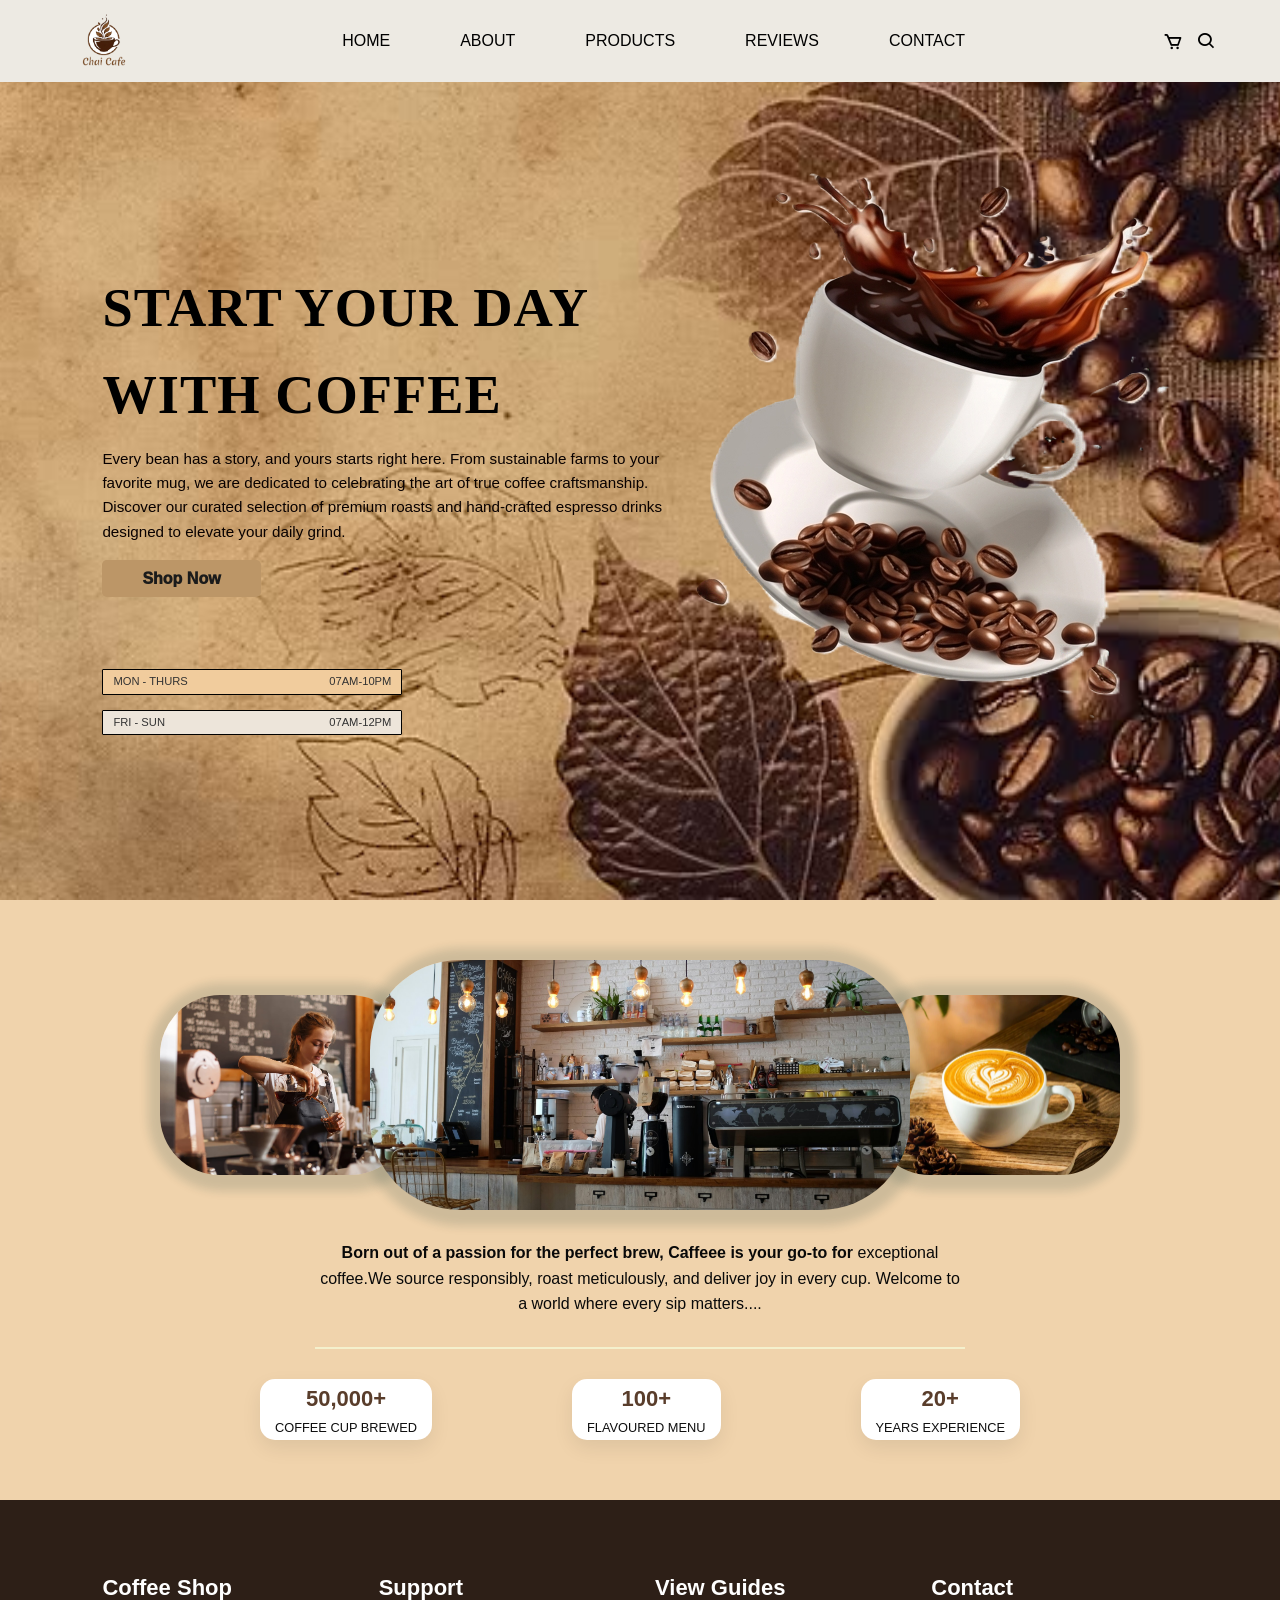
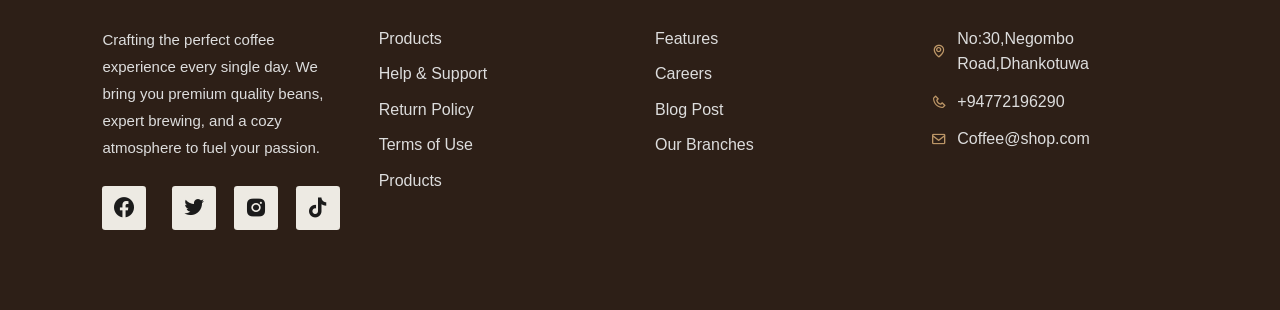
<file: index.html>
<!DOCTYPE html>
<html lang="en">
<head>
    <meta charset="UTF-8">
    <meta name="viewport" content="width=device-width, initial-scale=1.0">
    <title>Responsive Coffee Shop Web Site </title>
    <link rel="stylesheet" href="style.css">
    <link rel="stylesheet"
    href="http://unpkg.com/boxicons@latest/css/boxicons.min.css">
</head>
<body>
   <!--Navbar-->
   <header>
     <a href="#" class="logo">
         <img src="img/logo.png" alt="">
     </a>
     <!--Menu Icon-->
     <i class='bx bx-menu' id="menu-icon"></i>
     <!--Links-->
     <ul class="navbar">
         <li><a href="index.html" class="active">Home</a></li>
         <li><a href="about.html">About</a></li>
         <li><a href="products.html">Products</a></li>
         <li><a href="reviews.html">Reviews</a></li>
         <li><a href="contact.html">Contact</a></li>
     </ul>
     <!--Icons-->
     <div class="header-icon">
         <i class='bx bx-cart' ></i>
         <i class='bx bx-search' id="Search-icon" ></i>
     </div>

     <!--search box-->
     <div class="search-box">
         <input type="search" placeholder="Search Here">
     </div>
   </header>
   <!--Home-->
   <section class="home" id="home">
     <div class="home-text">
         <h1>Start Your Day<br>with Coffee</h1>
         <p>Every bean has a story, and yours starts right here. From sustainable farms to your 
            favorite mug, we are dedicated to celebrating the art of true coffee craftsmanship. 
            Discover our curated selection of premium roasts and hand-crafted espresso drinks 
            designed to elevate your daily grind.</p>
         <a href="products.html" class="btn" >Shop Now</a><br><br><br><br>

         <div class="timing-container">
         <div class="time-row-1">
            <span class="day">MON - THURS</span>
            <span class="time">07AM-10PM</span>
        </div>

        <div class="time-row-2">
            <span class="day">FRI - SUN</span>
            <span class="time">07AM-12PM</span>
        </div>
        </div>
        
     </div>
     <div class="home-img">
        <img src="img/coffee cup.png" alt="">
     </div>
   </section>
   <!--stat section-->
   <section class="stat-section">
     <div class="img-group">
        <img src="img/left img.jpeg" class="side-img" alt="">
        <img src="img/center img.jpg" class="mid-img" alt="">
        <img src="img/right img.webp" class="side-img" alt="">
     </div>
     <div class="stat-dese"><p><strong>Born out of a passion for the perfect brew, Caffeee is your go-to 
        for</strong> exceptional coffee.We source responsibly, roast meticulously, and deliver joy 
        in every cup.  Welcome to a world where every sip matters....</p>
    </div>
     <div class="counters">
        <div class="box"><h3>50,000+</h3><p>Coffee Cup Brewed</p></div>
        <div class="box"><h3>100+</h3><p>Flavoured Menu</p></div>
        <div class="box"><h3>20+</h3><p>Years Experience</p></div>
     </div>
   </section>
   <!--Footer Section-->
   <section class="footer">
     <div class="footer-box">
         <h3>Coffee Shop</h3>
          <p>Crafting the perfect coffee experience every single day. We bring you premium quality 
            beans, expert brewing, and a cozy atmosphere to fuel your passion.
        </p>

          <div class="social">
            <a href="#"><i class='bx bxl-facebook-circle'></i><a>
            <a href="#"><i class='bx bxl-twitter'></i></a>
            <a href="#"><i class='bx bxl-instagram-alt' ></i></a>
            <a href="#"><i class='bx bxl-tiktok' ></i></a>
          </div>
       </div>

        <div class="footer-box">
            <h3>Support</h3>
            <li><a href="#">Products</a></li>
            <li><a href="#">Help & Support</a></li>
            <li><a href="#">Return Policy</a></li>
            <li><a href="#">Terms of Use</a></li>
            <li><a href="#">Products</a></li>
         </div>

        <div class="footer-box">
            <h3>View Guides</h3>
            <li><a href="#">Features</a></li>
            <li><a href="#">Careers</a></li>
            <li><a href="#">Blog Post</a></li>
            <li><a href="#">Our Branches</a></li>
        </div>

        <div class="footer-box">
            <h3>Contact</h3>
            <div class="contact">
                <span><i class='bx bx-map' ></i>No:30,Negombo Road,Dhankotuwa</span>
                <span><i class='bx bx-phone' ></i>+94772196290</span>
                <span><i class='bx bx-envelope' ></i>Coffee@shop.com</span>
            </div>
        </div>  
   </section>
   <script src="script.js"></script>
</body>
</html>
</file>
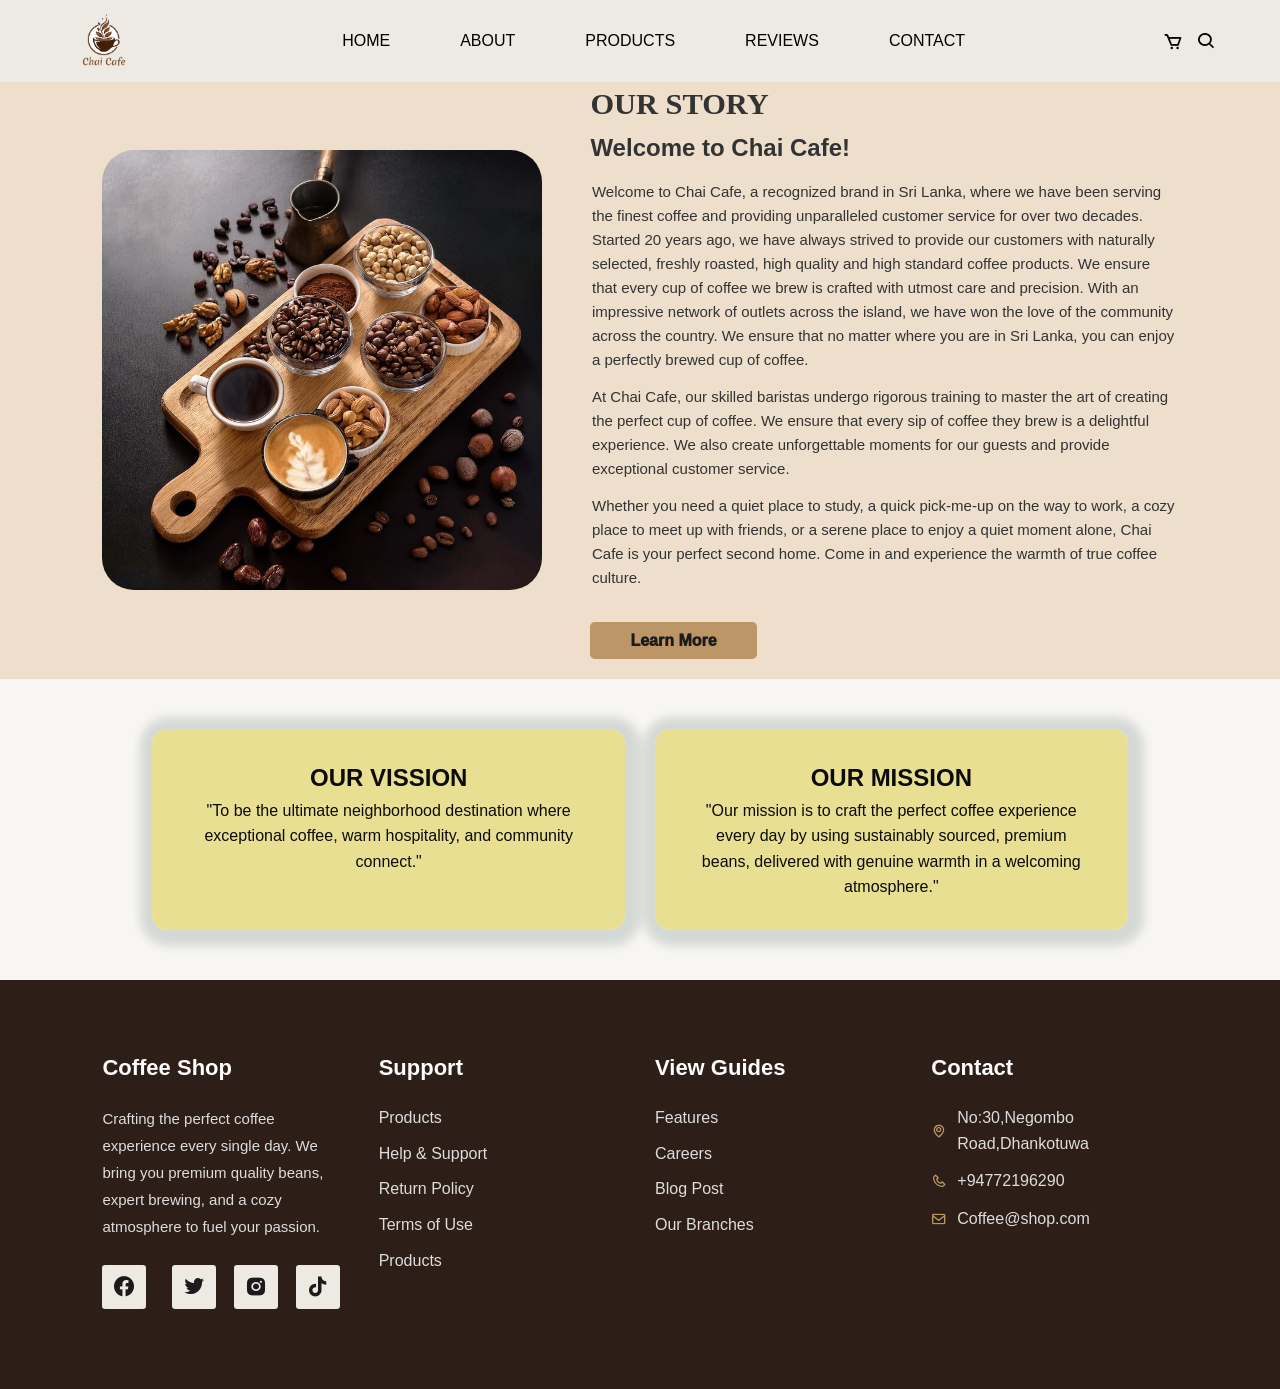
<file: about.html>
<!DOCTYPE html>
<html lang="en">
<head>
    <meta charset="UTF-8">
    <meta name="viewport" content="width=device-width, initial-scale=1.0">
    <title>Responsive Chai Coffee Shop Web Site </title>
    <link rel="stylesheet" href="style.css">
    <link rel="stylesheet"
    href="http://unpkg.com/boxicons@latest/css/boxicons.min.css">
</head>
<body>
   <!--Navbar-->
   <header>
     <a href="#" class="logo">
         <img src="img/logo.png" alt="">
     </a>
     <!--Menu Icon-->
     <i class='bx bx-menu' id="menu-icon"></i>
     <!--Links-->
     <ul class="navbar">
         <li><a href="index.html">Home</a></li>
         <li><a href="about.html" class="active">About</a></li>
         <li><a href="products.html">Products</a></li>
         <li><a href="reviews.html">Reviews</a></li>
         <li><a href="contact.html">Contact</a></li>
     </ul>
     <!--Icons-->
     <div class="header-icon">
         <i class='bx bx-cart' ></i>
         <i class='bx bx-search' id="Search-icon" ></i>
     </div>

     <!--search box-->
     <div class="search-box">
         <input type="search" placeholder="Search Here">
     </div>
   </header>

 <!--About-->
   <section class="about" id="about">
     <div class="about-img">
         <img src="img/history.jpeg" alt="">
     </div>
     <div class="about-text">
        <h1>Our Story</h1>
         <h3>Welcome to Chai Cafe!</h3>
         <p> Welcome to Chai Cafe, a recognized brand in Sri Lanka, where we have been serving the 
            finest coffee and providing unparalleled customer service for over two decades. Started 
            20 years ago, we have always strived to provide our customers with naturally selected, 
            freshly roasted, high quality and high standard coffee products. We ensure that every 
            cup of coffee we brew is crafted with utmost care and precision. With an impressive 
            network of outlets across the island, we have won the love of the community across the 
            country. We ensure that no matter where you are in Sri Lanka, you can enjoy a perfectly 
            brewed cup of coffee.</p>
        <p> At Chai Cafe, our skilled baristas undergo rigorous training to master the art of 
            creating the perfect cup of coffee. We ensure that every sip of coffee they brew is a 
            delightful experience. We also create unforgettable moments for our guests and provide 
            exceptional customer service.</p>
        <p>Whether you need a quiet place to study, a quick pick-me-up on the way to work, a cozy 
            place to meet up with friends, or a serene place to enjoy a quiet moment alone, Chai 
            Cafe is your perfect second home. Come in and experience the warmth of true coffee 
            culture.</p><br>
        <a href="#" class="btn">Learn More</a><br><br>
     </div>
   </section>

 <!--vision-mission-->
 <section class="vission-mission">
    <div class="vission-mission-text">
        <div class="info-box">
            <h1>our vission</h1>
            <p>"To be the ultimate neighborhood destination where exceptional coffee, warm 
                hospitality, and community connect."</p>
        </div>

        <div class="info-box">
            <h1>our mission</h1>
            <p>"Our mission is to craft the perfect coffee experience every day by using sustainably 
                sourced, premium beans, delivered with genuine warmth in a welcoming atmosphere."</p>
        </div>
    </div>

 </section> 
 <!--Footer Section-->
   <section class="footer">
     <div class="footer-box">
         <h3>Coffee Shop</h3>
          <p>Crafting the perfect coffee experience every single day. We bring you premium quality 
            beans, expert brewing, and a cozy atmosphere to fuel your passion.
        </p>

           <div class="social">
            <a href="#"><i class='bx bxl-facebook-circle'></i><a>
            <a href="#"><i class='bx bxl-twitter'></i></a>
            <a href="#"><i class='bx bxl-instagram-alt' ></i></a>
            <a href="#"><i class='bx bxl-tiktok' ></i></a>
          </div>
       </div>

        <div class="footer-box">
            <h3>Support</h3>
            <li><a href="#">Products</a></li>
            <li><a href="#">Help & Support</a></li>
            <li><a href="#">Return Policy</a></li>
            <li><a href="#">Terms of Use</a></li>
            <li><a href="#">Products</a></li>
         </div>

        <div class="footer-box">
            <h3>View Guides</h3>
            <li><a href="#">Features</a></li>
            <li><a href="#">Careers</a></li>
            <li><a href="#">Blog Post</a></li>
            <li><a href="#">Our Branches</a></li>
        </div>

        <div class="footer-box">
            <h3>Contact</h3>
            <div class="contact">
                <span><i class='bx bx-map' ></i>No:30,Negombo Road,Dhankotuwa</span>
                <span><i class='bx bx-phone' ></i>+94772196290</span>
                <span><i class='bx bx-envelope' ></i>Coffee@shop.com</span>
            </div>
        </div>  
   </section> 
   <script src="script.js"></script>
</body>
</html>
</file>
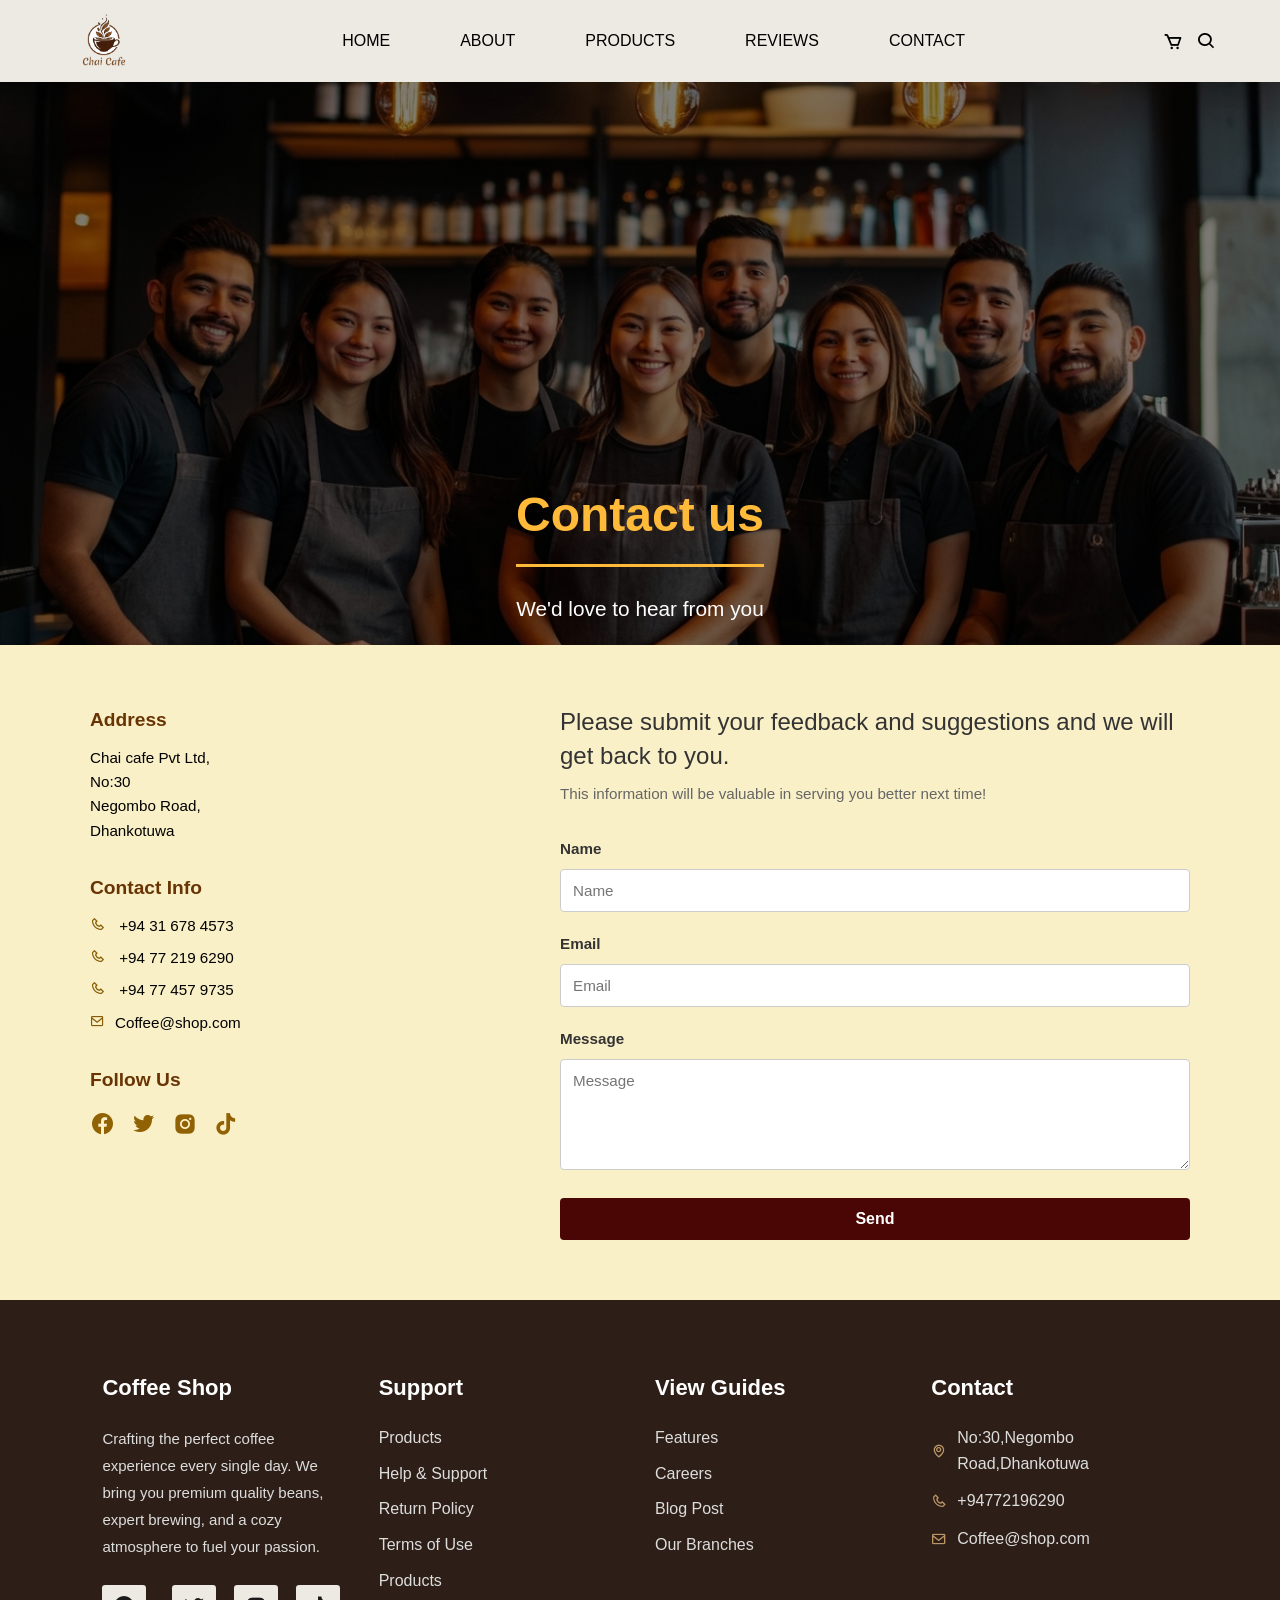
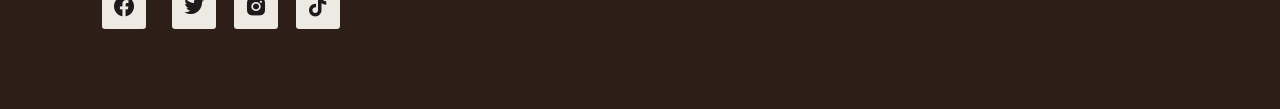
<file: contact.html>
<!DOCTYPE html>
<html lang="en">
<head>
    <meta charset="UTF-8">
    <meta name="viewport" content="width=device-width, initial-scale=1.0">
    <title>Responsive Coffee Shop Web Site </title>
    <link rel="stylesheet" href="style.css">
    <link rel="stylesheet"
    href="http://unpkg.com/boxicons@latest/css/boxicons.min.css">
</head>
<body>
   <!--Navbar-->
   <header>
     <a href="#" class="logo">
         <img src="img/logo.png" alt="">
     </a>
     <!--Menu Icon-->
     <i class='bx bx-menu' id="menu-icon"></i>
     <!--Links-->
     <ul class="navbar">
         <li><a href="index.html">Home</a></li>
         <li><a href="about.html">About</a></li>
         <li><a href="products.html">Products</a></li>
         <li><a href="reviews.html">Reviews</a></li>
         <li><a href="contact.html"class="active">Contact</a></li>
     </ul>
     <!--Icons-->
     <div class="header-icon">
         <i class='bx bx-cart' ></i>
         <i class='bx bx-search' id="Search-icon" ></i>
     </div>

     <!--search box-->
     <div class="search-box">
         <input type="search" placeholder="Search Here">
     </div>
   </header>

   <!--contact-path-->
   <section class="contact-path">
    <div class="contact-banner">
        <h1>Contact us</h1>
        <p>We'd love to hear from you</p>
    </div>
    </section>

    <!--contact section-->
    <section class="contact-section">
    <div class="contact-container">
        
        <div class="contact-info">
            <div class="info-group">
                <h3>Address</h3>
                <p>Chai cafe Pvt Ltd,<br>No:30<br>Negombo Road,<br>Dhankotuwa</p>
            </div>

            <div class="info-group">
                <h3>Contact Info</h3>
                <p><i class='bx bx-phone' ></i> +94 31 678 4573</p>
                <p><i class='bx bx-phone' ></i> +94 77 219 6290</p>
                <p><i class='bx bx-phone' ></i> +94 77 457 9735</p>
                <p><i class='bx bx-envelope' ></i>Coffee@shop.com</p>
            </div>

            <div class="info-group">
                <h3>Follow Us</h3>
                <div class="social-icons">
                    <a href="#"><i class='bx bxl-facebook-circle'></i></a>
                    <a href="#"><i class='bx bxl-twitter'></i></a>
                    <a href="#"><i class='bx bxl-instagram-alt' ></i></a>
                    <a href="#"><i class='bx bxl-tiktok' ></i></a>
                </div>
            </div>
        </div>

        <div class="contact-form-wrapper">
            <h2>Please submit your feedback and suggestions and we will get back to you.</h2>
            <p class="form-subtext">This information will be valuable in serving you better next time!</p>

            <form class="actual-form">
                <div class="input-group">
                    <label>Name</label>
                    <input type="text" placeholder="Name" required>
                </div>

                <div class="input-group">
                    <label>Email</label>
                    <input type="email" placeholder="Email" required>
                </div>

                <div class="input-group">
                    <label>Message</label>
                    <textarea placeholder="Message" rows="5" required></textarea>
                </div>

                <button type="submit" class="submit-btn">Send</button>
            </form>
        </div>

    </div>
</section>

   <!--Footer Section-->
   <section class="footer">
     <div class="footer-box">
         <h3>Coffee Shop</h3>
          <p>Crafting the perfect coffee experience every single day. We bring you premium quality 
            beans, expert brewing, and a cozy atmosphere to fuel your passion.
        </p>

           <div class="social">
            <a href="#"><i class='bx bxl-facebook-circle'></i><a>
            <a href="#"><i class='bx bxl-twitter'></i></a>
            <a href="#"><i class='bx bxl-instagram-alt' ></i></a>
            <a href="#"><i class='bx bxl-tiktok' ></i></a>
          </div>
       </div>

        <div class="footer-box">
            <h3>Support</h3>
            <li><a href="#">Products</a></li>
            <li><a href="#">Help & Support</a></li>
            <li><a href="#">Return Policy</a></li>
            <li><a href="#">Terms of Use</a></li>
            <li><a href="#">Products</a></li>
         </div>

        <div class="footer-box">
            <h3>View Guides</h3>
            <li><a href="#">Features</a></li>
            <li><a href="#">Careers</a></li>
            <li><a href="#">Blog Post</a></li>
            <li><a href="#">Our Branches</a></li>
        </div>

        <div class="footer-box">
            <h3>Contact</h3>
            <div class="contact">
                <span><i class='bx bx-map' ></i>No:30,Negombo Road,Dhankotuwa</span>
                <span><i class='bx bx-phone' ></i>+94772196290</span>
                <span><i class='bx bx-envelope' ></i>Coffee@shop.com</span>
            </div>
        </div>  
   </section>


    <script src="script.js"></script>
</body>
</html>
</file>
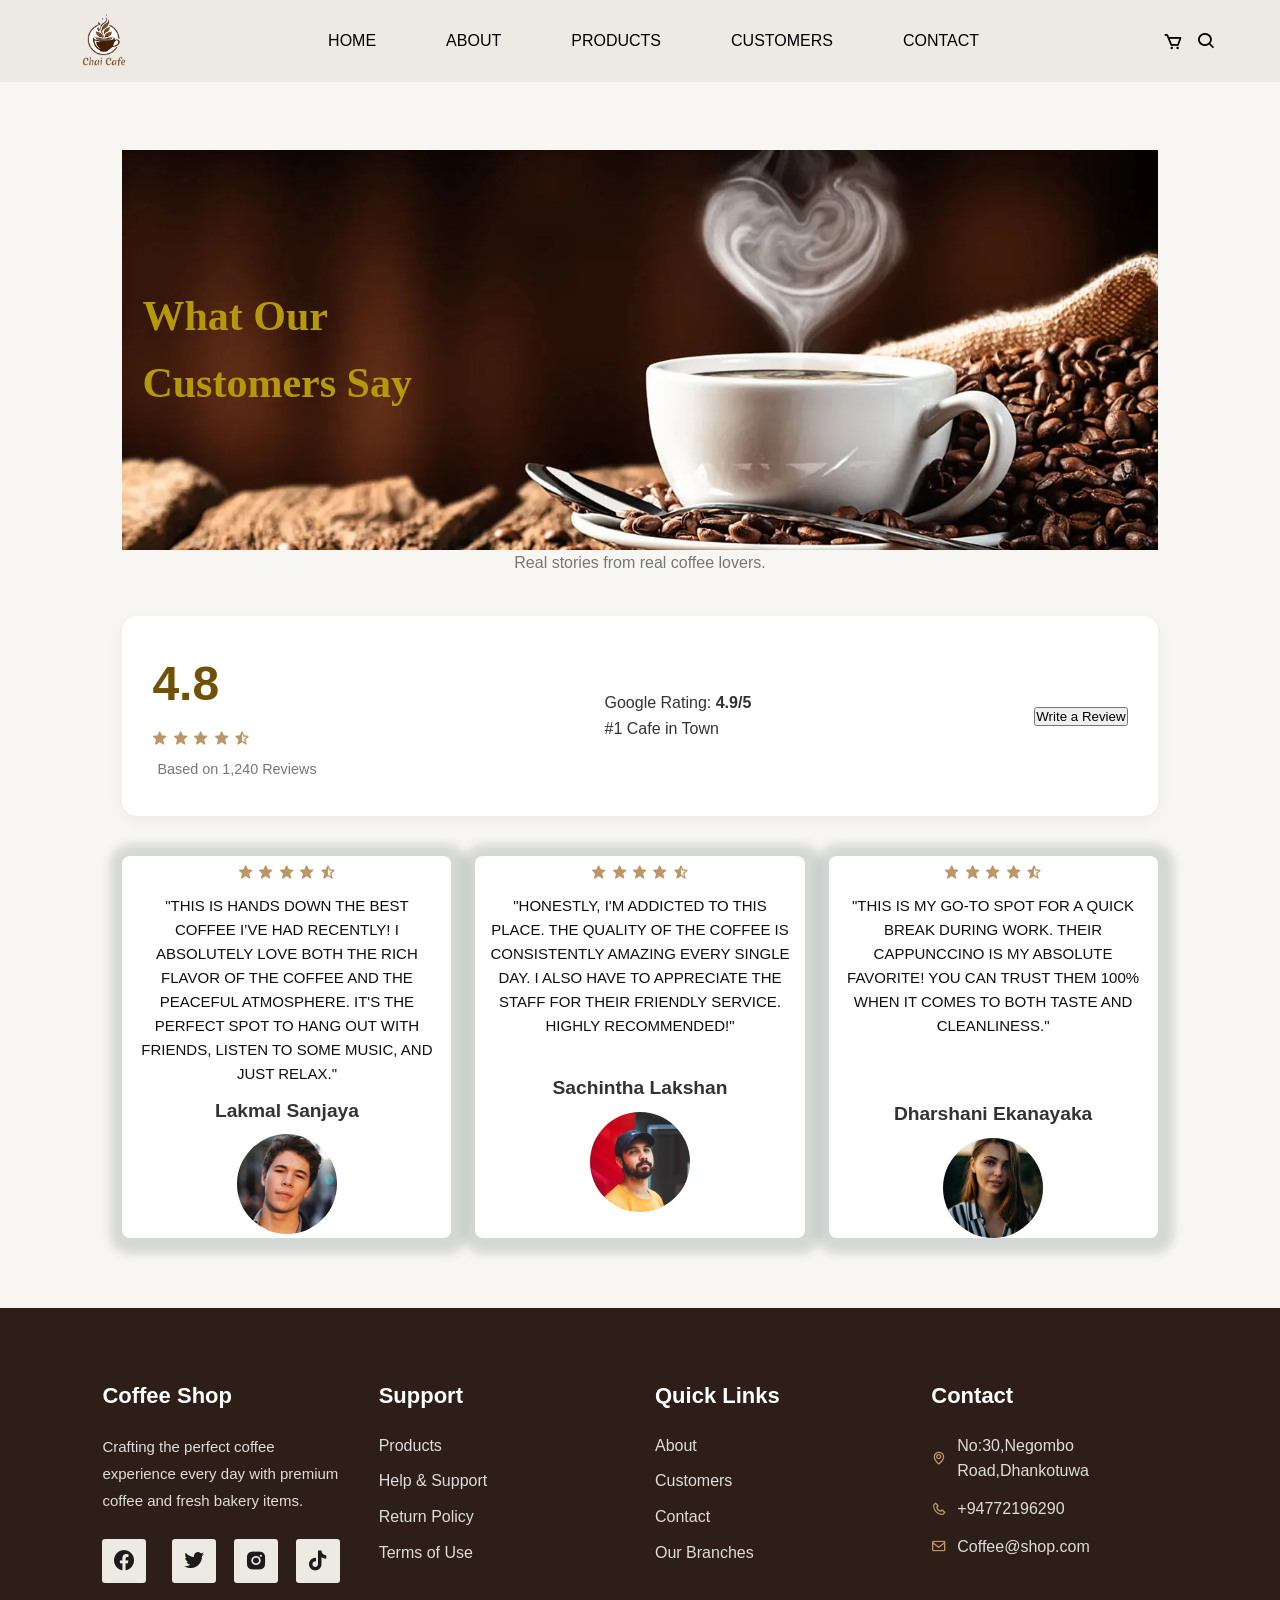
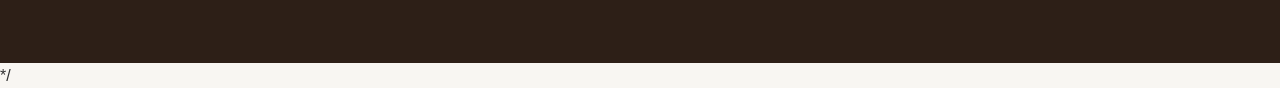
<file: customers.html>
<!DOCTYPE html>
<html lang="en">
<head>
    <meta charset="UTF-8">
    <meta name="viewport" content="width=device-width, initial-scale=1.0">
    <title>Responsive Chai Coffee Shop Web Site </title>
    <link rel="stylesheet" href="style.css">
    <link rel="stylesheet"
    href="http://unpkg.com/boxicons@latest/css/boxicons.min.css">
</head>
<body>
   <!--Navbar-->
   <header>
     <a href="#" class="logo">
         <img src="img/logo.png" alt="">
     </a>
     <!--Menu Icon-->
     <i class='bx bx-menu' id="menu-icon"></i>
     <!--Links-->
     <ul class="navbar">
         <li><a href="index.html">Home</a></li>
         <li><a href="about.html">About</a></li>
         <li><a href="products.html">Products</a></li>
         <li><a href="customers.html"class="active">Customers</a></li>
         <li><a href="contact.html">Contact</a></li>
     </ul>
     <!--Icons-->
     <div class="header-icon">
         <i class='bx bx-cart' ></i>
         <i class='bx bx-search' id="Search-icon" ></i>
     </div>

     <!--search box-->
     <div class="search-box">
         <input type="search" placeholder="Search Here">
     </div>
   </header>

   <!--Reviws-->
   <section class="reviews">
   <div class="reviews-page-container"> 
        <h1 class="page-start">What Our<br> Customers Say</h1>
        <p class="page-subtitle">Real stories from real coffee lovers.</p>

        <div class="rating-overview">
            <div class="stat-box">
                <h2>4.8</h2>
                <div class="stars">
                 <i class='bx bxs-star'></i>
                 <i class='bx bxs-star'></i>
                 <i class='bx bxs-star'></i>
                 <i class='bx bxs-star'></i>
                 <i class='bx bxs-star-half'></i>
                </div>
                <p>Based on 1,240 Reviews</p>
            </div>
            <div class="badge-box">
                <p><box-icon type='logo' name='google'> Google Rating: <strong>4.9/5</strong></box-icon></p>
                <p><box-icon name='trophy'></box-icon> #1 Cafe in Town</p>
            </div>
            <div class="action-box">
                <button class="write-review-btn"><i class="fa-solid fa-pen"></i> Write a Review</button>
            </div>
        </div>
            
            <!-- Customer Review 1 -->
            <div class="customers-container">
            <div class="box">
            <div class="stars">
                <i class='bx bxs-star'></i>
                <i class='bx bxs-star'></i>
                <i class='bx bxs-star'></i>
                <i class='bx bxs-star'></i>
                <i class='bx bxs-star-half' ></i>
            </div>
            <p>"This is hands down the best coffee I’ve had recently! I absolutely love both the 
                rich flavor of the coffee and the peaceful atmosphere. It's the perfect spot to 
                hang out with friends, listen to some music, and just relax."</p>
            <h2>Lakmal Sanjaya </h2>
            <img src="img/rev1.jpg" alt="">    
         </div>
         

           <!-- Customer Review 2 -->
           <div class="box">
           <div class="stars">
                <i class='bx bxs-star'></i>
                <i class='bx bxs-star'></i>
                <i class='bx bxs-star'></i>
                <i class='bx bxs-star'></i>
                <i class='bx bxs-star-half' ></i>
            </div>
            <p>"Honestly, I'm addicted to this place. The quality of the coffee is consistently 
                amazing every single day. I also have to appreciate the staff for their friendly 
                service. Highly recommended!"</p><br>
            <h2>Sachintha Lakshan </h2>
            <img src="img/rev2.jpg" alt="">    
         </div>

        <!-- Customer Review 3 -->
        <div class="box">
          <div class="stars">
                <i class='bx bxs-star'></i>
                <i class='bx bxs-star'></i>
                <i class='bx bxs-star'></i>
                <i class='bx bxs-star'></i>
                <i class='bx bxs-star-half' ></i>
            </div>
            <p>"This is my go-to spot for a quick break during work. Their Cappunccino is my 
                absolute favorite! You can trust them 100% when it comes to both taste and 
                cleanliness."</p><br><br>
            <h2>Dharshani Ekanayaka </h2>
            <img src="img/rev3.jpg" alt="">    
         </div>
         </div>
    </div>
</section>

<!--FOOTER-->
<footer class="footer">
    <div class="footer-box">
        <h3>Coffee Shop</h3>
        <p>Crafting the perfect coffee experience every day with premium coffee and fresh bakery items.</p>
        <div class="social">
            <a href="#"><i class='bx bxl-facebook-circle'></i><a>
            <a href="#"><i class='bx bxl-twitter'></i></a>
            <a href="#"><i class='bx bxl-instagram-alt' ></i></a>
            <a href="#"><i class='bx bxl-tiktok' ></i></a>
          </div>
    </div>
    <div class="footer-box">
        <h3>Support</h3>
        <a href="#">Products</a>
        <a href="#">Help & Support</a>
        <a href="#">Return Policy</a>
        <a href="#">Terms of Use</a>
    </div>
    <div class="footer-box">
        <h3>Quick Links</h3>
        <a href="about.html">About</a>
        <a href="customers.html">Customers</a>
        <a href="contact.html">Contact</a>
        <a href="#">Our Branches</a>
    </div>
    <div class="footer-box">
            <h3>Contact</h3>
            <div class="contact">
                <span><i class='bx bx-map' ></i>No:30,Negombo Road,Dhankotuwa</span>
                <span><i class='bx bx-phone' ></i>+94772196290</span>
                <span><i class='bx bx-envelope' ></i>Coffee@shop.com</span>
            </div>
    </div>  
</footer>
<script src="script.js"></script>*/
</body>
</html>
</file>
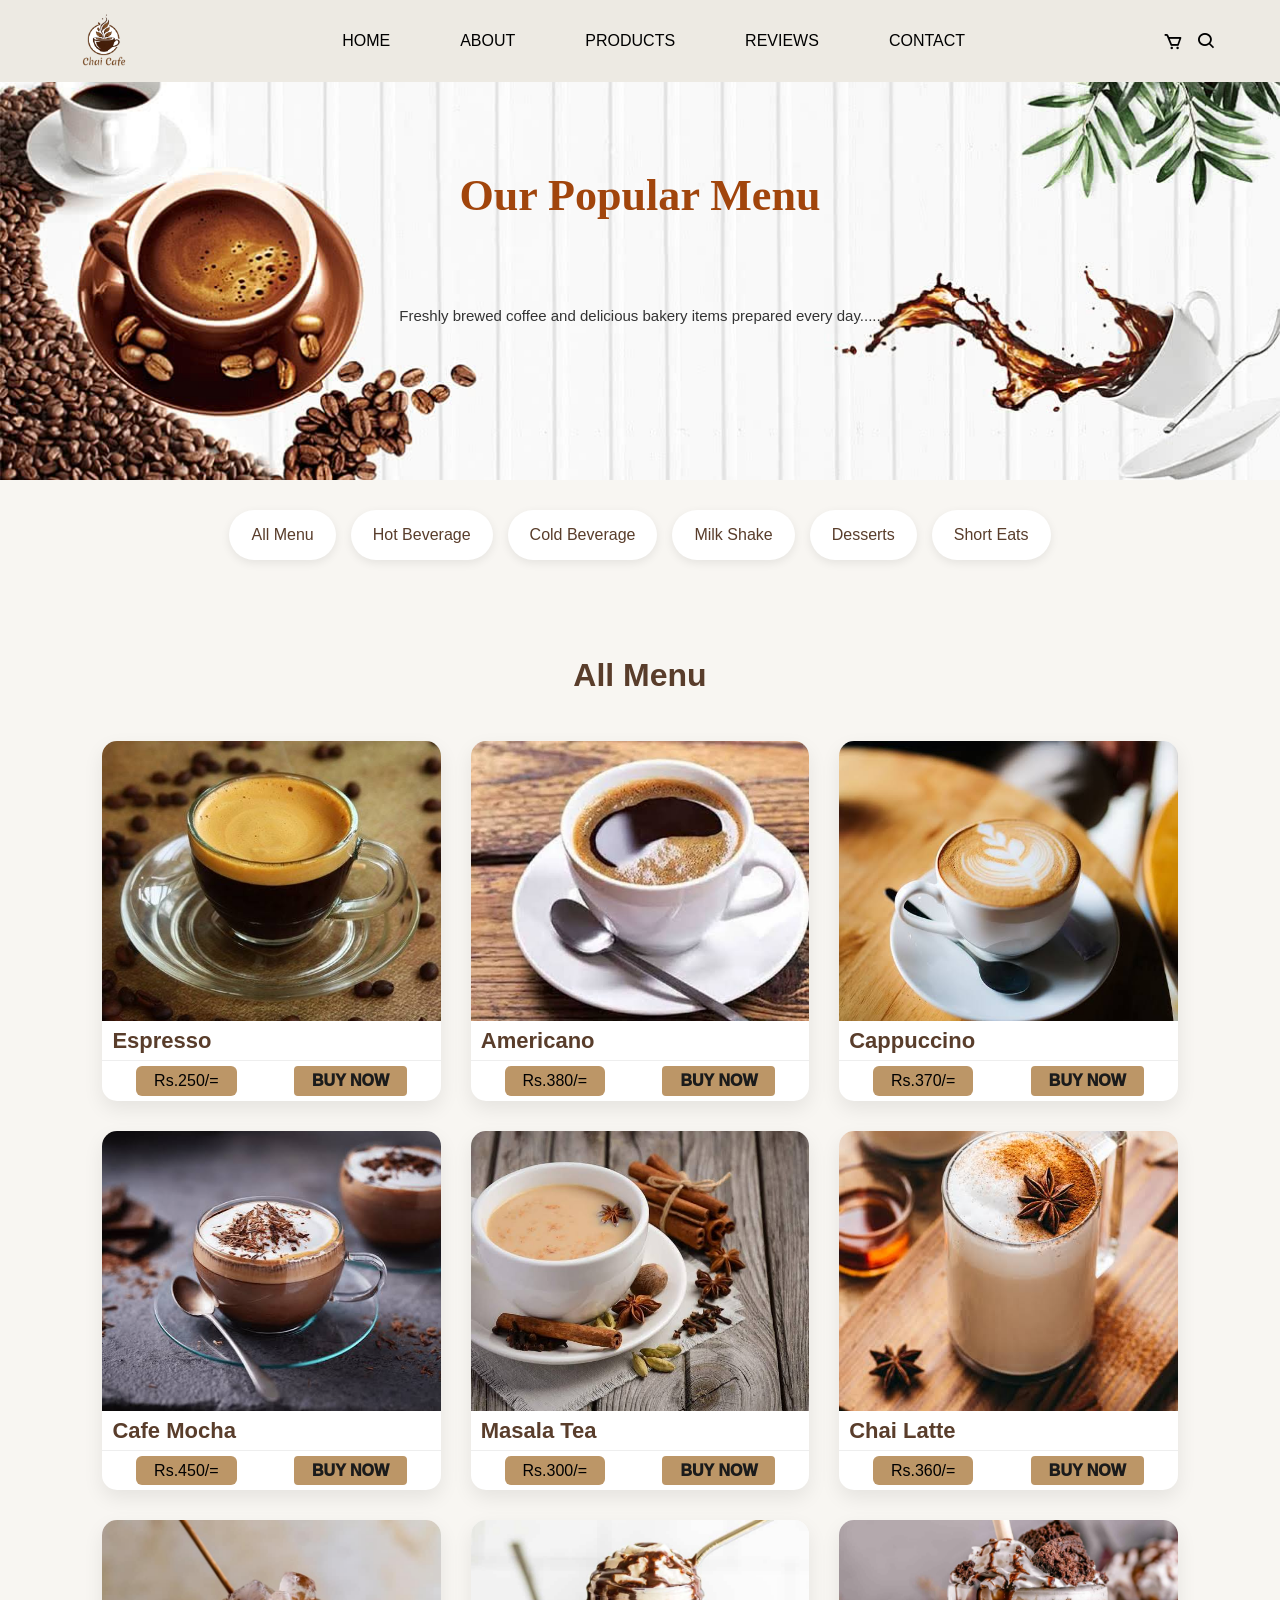
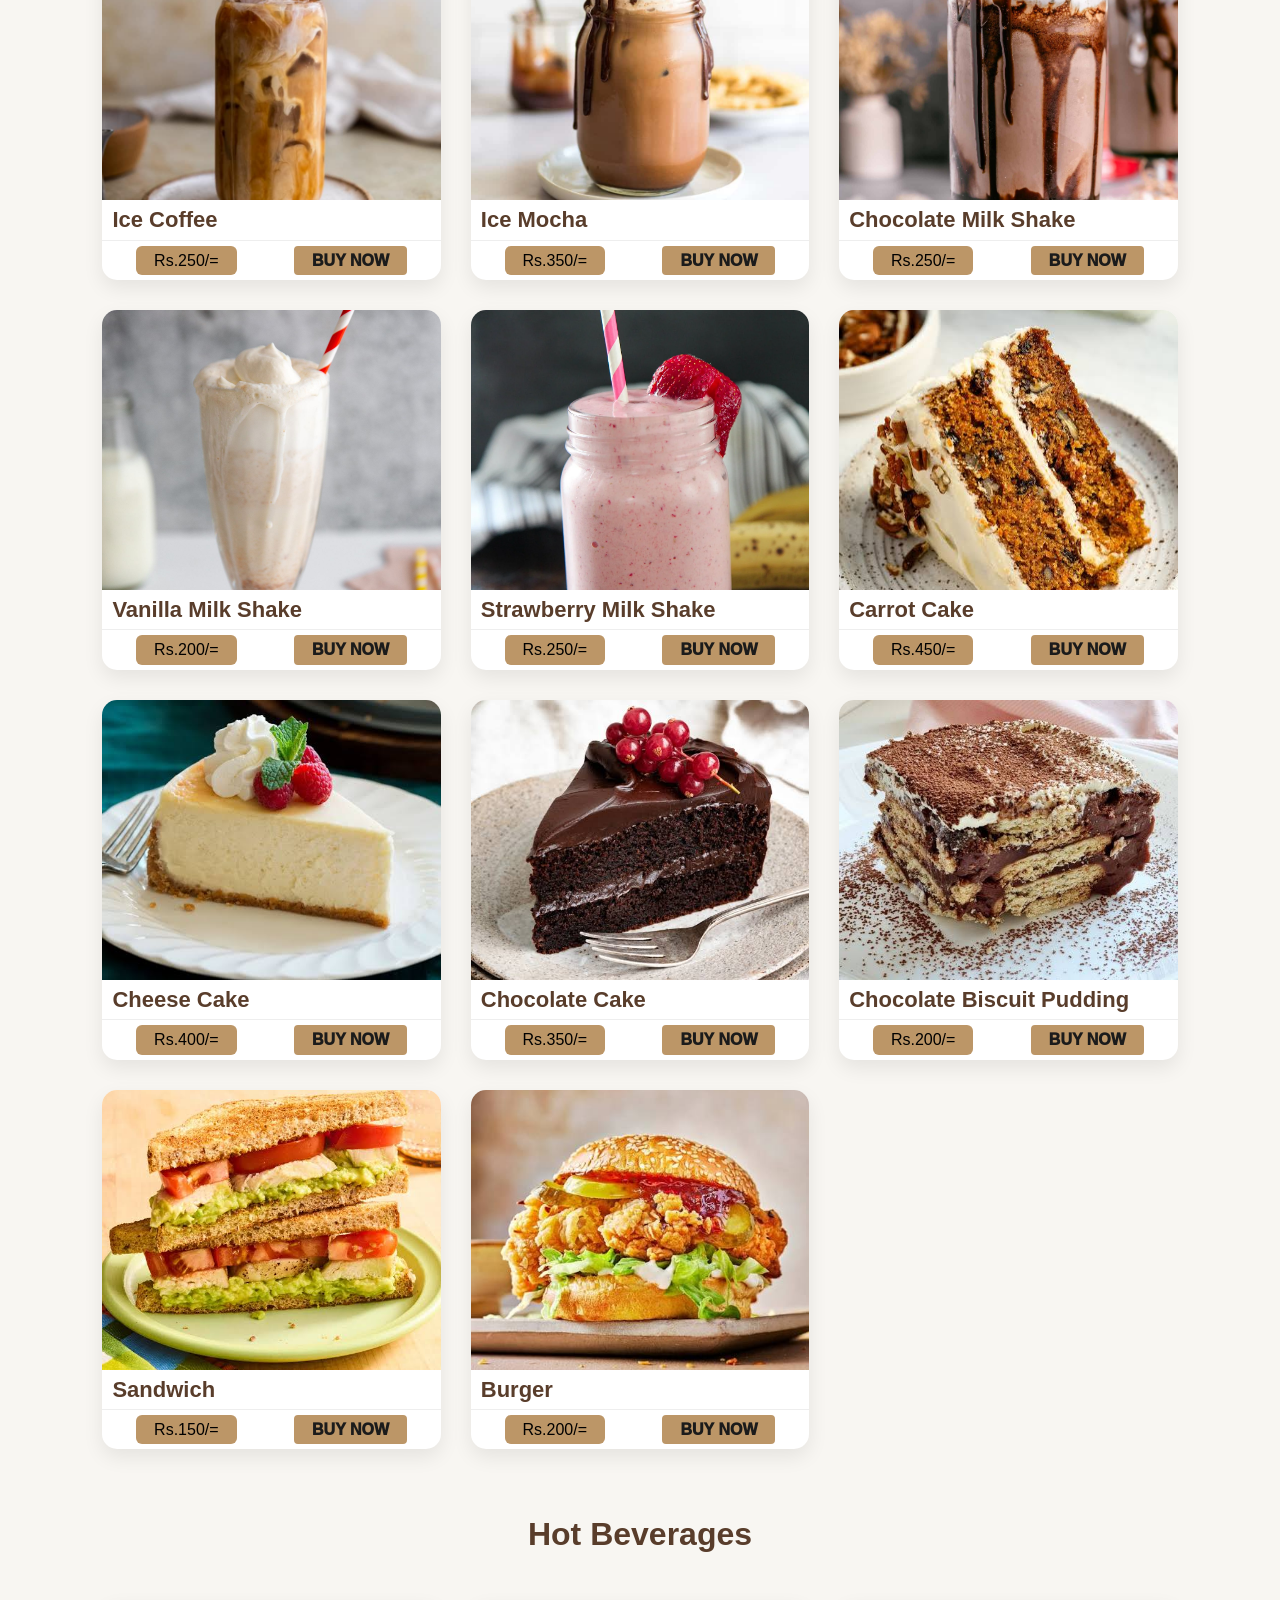
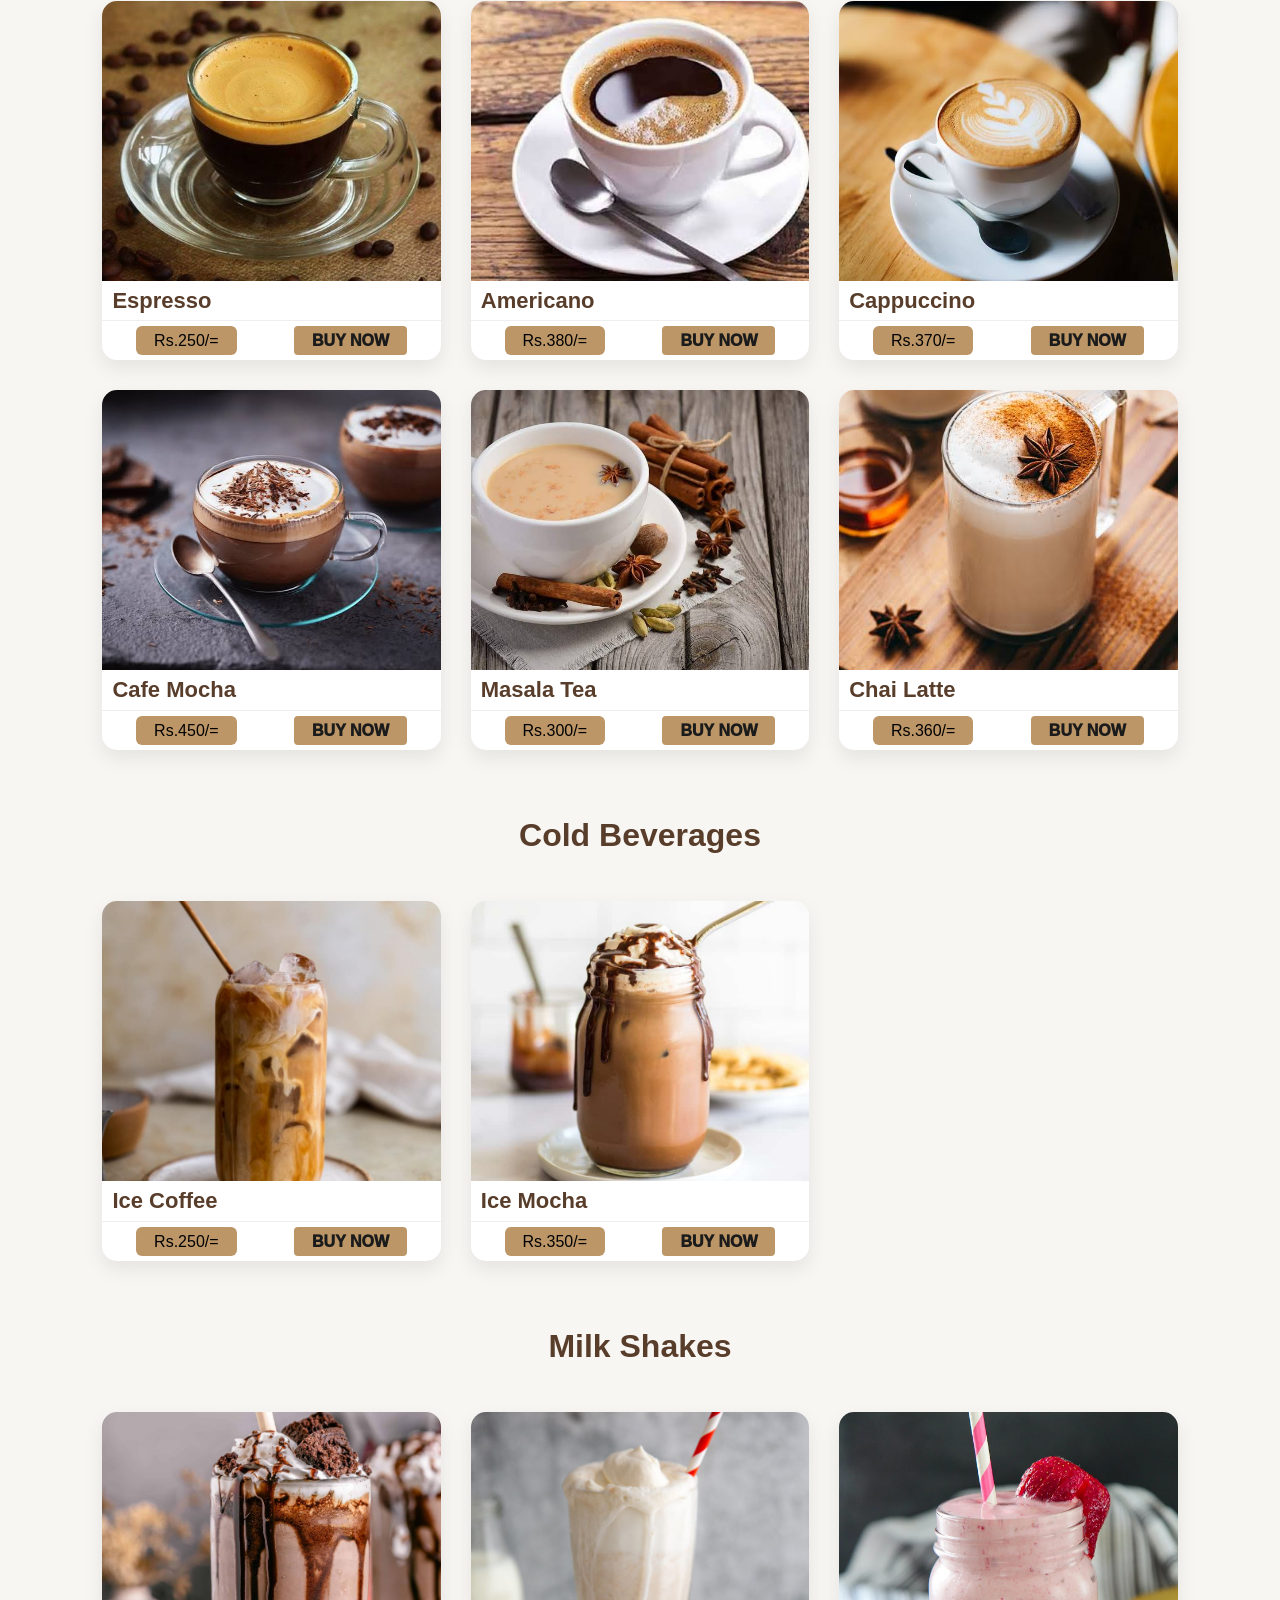
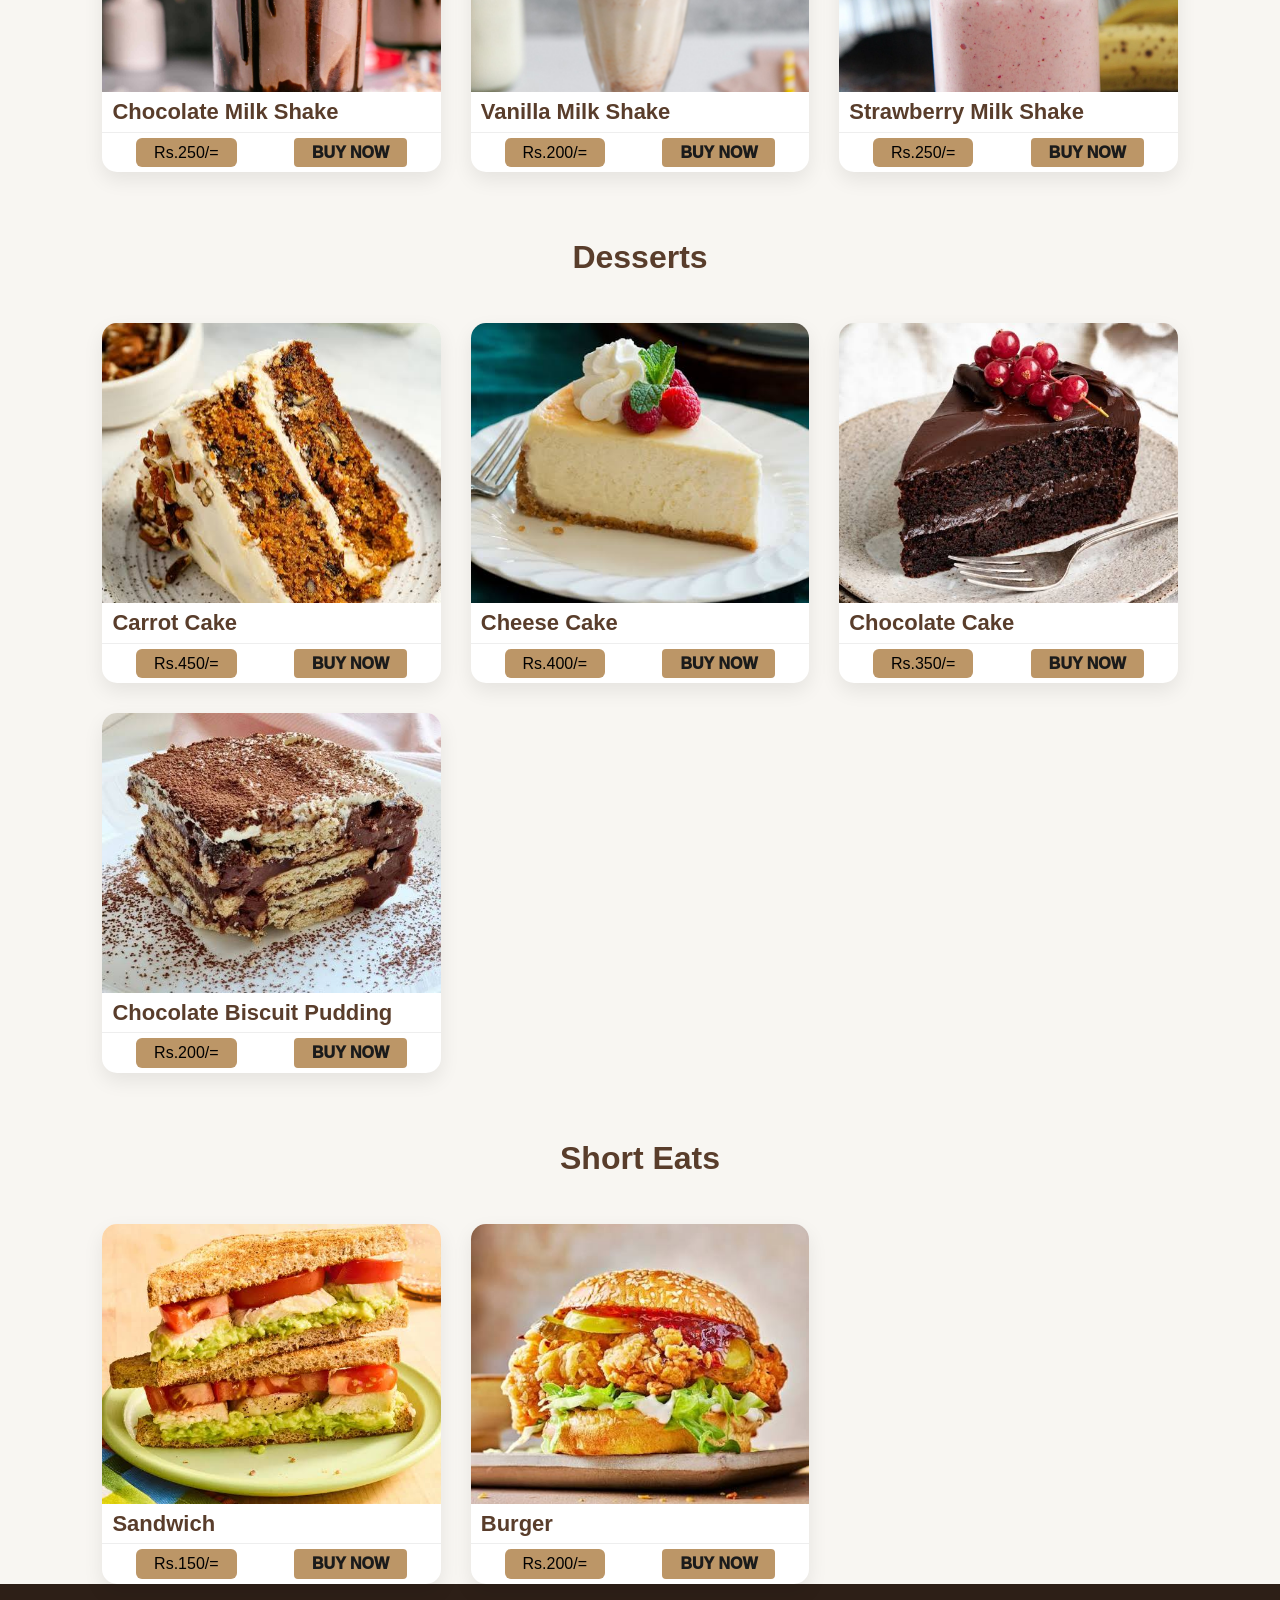
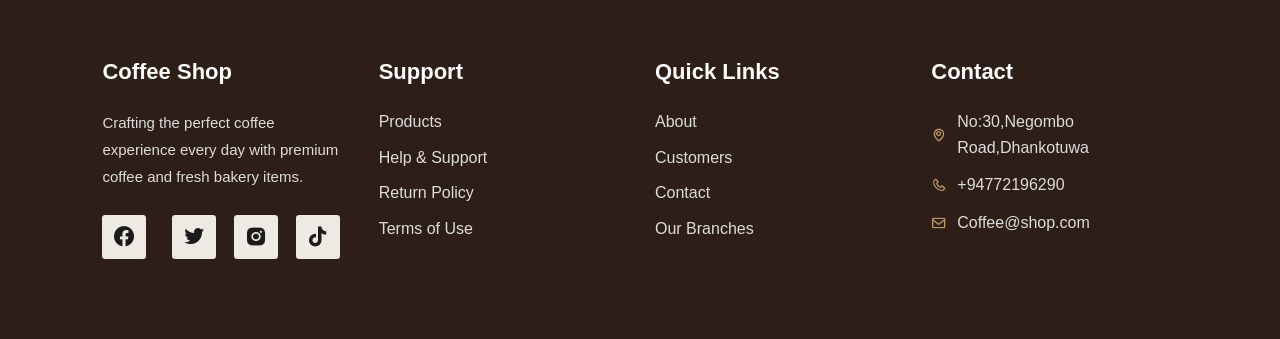
<file: products.html>
<!DOCTYPE html>
<html lang="en">
<head>
    <meta charset="UTF-8">
    <meta name="viewport" content="width=device-width, initial-scale=1.0">
    <title>Coffee Shop | Products</title>
    <link rel="stylesheet" href="style.css">
    <link rel="stylesheet"
    href="http://unpkg.com/boxicons@latest/css/boxicons.min.css">
</head>
<body>
    <!--Navbar-->
    <header>
     <a href="index.html" class="logo">
        <img src="img/logo.png" alt="Coffee Logo">
     </a>
     <!--Menu Icon-->
     <i class='bx bx-menu' id="menu-icon"></i>
     <!--Links-->
     <ul class="navbar">
         <li><a href="index.html">Home</a></li>
         <li><a href="about.html">About</a></li>
         <li><a href="products.html" class="active">Products</a></li>
         <li><a href="reviews.html">Reviews</a></li>
         <li><a href="contact.html">Contact</a></li>
     </ul>
     <!--Icons-->
     <div class="header-icon">
         <i class='bx bx-cart'></i>
         <i class='bx bx-search' id="Search-icon"></i>
     </div>

     <!--search box-->
     <div class="search-box">
        <input type="search" placeholder="Search Here">
     </div>
  </header>

<!--HERO-->
<div class="page-title">
    <h1>Our Popular Menu</h1>
    <p>Freshly brewed coffee and delicious bakery items prepared every day.....</p>
</div>

<!--CATEGORY-->
<section class="category-section">
    <div class="category-tabs">
        <a href="#all">All Menu</a>
        <a href="#hot">Hot Beverage</a>
        <a href="#cold">Cold Beverage</a>
        <a href="#milkshake">Milk Shake</a>
        <a href="#dessert">Desserts</a>
        <a href="#short">Short Eats</a>
    </div>
</section>

<!--ALL PRODUCTS-->
<section class="products" id="all">
    <h2 class="section-title">All Menu</h2>
    <div class="product-container">
        <div class="box">
            <img src="img/Espresso.jpg" alt="">
            <h3>Espresso</h3>
            <div class="content">
                <span>Rs.250/=</span>
                <a href="#" class="btn" onclick="alert('💳 Proceeding to payment for Espresso...'); return 
                false;">Buy Now</a>
            </div>
        </div>

        <div class="box">
            <img src="img/americano.jpg" alt="">
            <h3>Americano</h3>
            <div class="content">
                <span>Rs.380/=</span>
                <a href="#" class="btn" onclick="alert('💳 Proceeding to payment for Americano...'); return 
                false;">Buy Now</a>
            </div>
        </div>

        <div class="box">
            <img src="img/cappuccino.jpg" alt="">
            <h3>Cappuccino</h3>
            <div class="content">
                <span>Rs.370/=</span>
                <a href="#" class="btn" onclick="alert('💳 Proceeding to payment for Cappuccino...'); return 
                false;">Buy Now</a>
            </div>
        </div>

        <div class="box">
            <img src="img/cafe mocha.jpg" alt="">
            <h3>Cafe Mocha</h3>
            <div class="content">
                <span>Rs.450/=</span>
                <a href="#" class="btn" onclick="alert('💳 Proceeding to payment for Cafe Mocha...'); return 
                false;">Buy Now</a>
            </div>
        </div>

        <div class="box">
            <img src="img/masala tea.jpg" alt="">
            <h3>Masala Tea</h3>
            <div class="content">
                <span>Rs.300/=</span>
                <a href="#" class="btn" onclick="alert('💳 Proceeding to payment for Masala Tea...'); return 
                false;">Buy Now</a>
            </div>
        </div>

        <div class="box">
            <img src="img/chai latte.jpg" alt="">
            <h3>Chai Latte</h3>
            <div class="content">
                <span>Rs.360/=</span>
                <a href="#" class="btn" onclick="alert('💳 Proceeding to payment for Chai Latte...'); return 
                false;">Buy Now</a>
            </div>
        </div>

        <div class="box">
            <img src="img/ice coffee.jpg" alt="">
            <h3>Ice Coffee</h3>
            <div class="content">
                <span>Rs.250/=</span>
                <a href="#" class="btn" onclick="alert('💳 Proceeding to payment for Ice Coffee...'); return 
                false;">Buy Now</a>
            </div>
        </div>

        <div class="box">
            <img src="img/ice mocha.jpg" alt="">
            <h3>Ice Mocha</h3>
            <div class="content">
                <span>Rs.350/=</span>
                <a href="#" class="btn" onclick="alert('💳 Proceeding to payment for Ice Mocha...'); return 
                false;">Buy Now</a>
            </div>
        </div>

        <div class="box">
            <img src="img/chocolate milk shake.jpg" alt="">
            <h3>Chocolate Milk Shake</h3>
            <div class="content">
                <span>Rs.250/=</span>
                <a href="#" class="btn" onclick="alert('💳 Proceeding to payment for Chocolate Milk Shake...'); return 
                false;">Buy Now</a>
            </div>
        </div>

        <div class="box">
            <img src="img/vanilla milkshake.jpg" alt="">
            <h3>Vanilla Milk Shake</h3>
            <div class="content">
                <span>Rs.200/=</span>
                <a href="#" class="btn" onclick="alert('💳 Proceeding to payment for Vanilla Milk Shake...'); return 
                false;">Buy Now</a>
            </div>
        </div>

        <div class="box">
            <img src="img/strawberry milkshake.webp" alt="">
            <h3>Strawberry Milk Shake</h3>
            <div class="content">
                <span>Rs.250/=</span>
                <a href="#" class="btn" onclick="alert('💳 Proceeding to payment for Strawberry Milk Shake...'); return 
                false;">Buy Now</a>
            </div>
        </div>

        <div class="box">
            <img src="img/carrot cake.jpg" alt="">
            <h3>Carrot Cake</h3>
            <div class="content">
                <span>Rs.450/=</span>
                <a href="#" class="btn" onclick="alert('💳 Proceeding to payment for Carrot Cake...'); return 
                false;">Buy Now</a>
            </div>
        </div>

        <div class="box">
            <img src="img/cheese cake.jpg" alt="">
            <h3>Cheese Cake</h3>
            <div class="content">
                <span>Rs.400/=</span>
                <a href="#" class="btn" onclick="alert('💳 Proceeding to payment for Cheese Cake...'); return 
                false;">Buy Now</a>
            </div>
        </div>

        <div class="box">
            <img src="img/chocolate cake.jpg" alt="">
            <h3>Chocolate Cake</h3>
            <div class="content">
                <span>Rs.350/=</span>
                <a href="#" class="btn" onclick="alert('💳 Proceeding to payment for Chocolate Cake...'); return 
                false;">Buy Now</a>
            </div>
        </div>

        <div class="box">
            <img src="img/chocolate biscuit pudding.jpg" alt="">
            <h3>Chocolate Biscuit Pudding</h3>
            <div class="content">
                <span>Rs.200/=</span>
                <a href="#" class="btn" onclick="alert('💳 Proceeding to payment for Chocolate Biscuit Pudding...'); return 
                false;">Buy Now</a>
            </div>
        </div>

         <div class="box">
            <img src="img/sandwiche.jpg" alt="">
            <h3>Sandwich</h3>
            <div class="content">
                <span>Rs.150/=</span>
                <a href="#" class="btn" onclick="alert('💳 Proceeding to payment for Sandwich...'); return 
                false;">Buy Now</a>
            </div>
        </div>

        <div class="box">
            <img src="img/burgers.jpg" alt="">
            <h3>Burger</h3>
            <div class="content">
                <span>Rs.200/=</span>
                <a href="#" class="btn" onclick="alert('💳 Proceeding to payment for Burger...'); return 
                false;">Buy Now</a>
            </div>
        </div>

    </div>

</section>

<!--HOT BEVERAGES-->
<section class="products" id="hot">
    <h2 class="section-title">Hot Beverages</h2>
    <div class="product-container">
        <div class="box">
            <img src="img/Espresso.jpg">
            <h3>Espresso</h3>
            <div class="content">
                <span>Rs.250/=</span>
                <a href="#" class="btn" onclick="alert('💳 Proceeding to payment for Espresso...'); return 
                false;">Buy Now</a>
            </div>
        </div>

        <div class="box">
            <img src="img/americano.jpg">
            <h3>Americano</h3>
            <div class="content">
                <span>Rs.380/=</span>
                <a href="#" class="btn" onclick="alert('💳 Proceeding to payment for Americano...'); return 
                false;">Buy Now</a>
            </div>
        </div>

        <div class="box">
            <img src="img/cappuccino.jpg">
            <h3>Cappuccino</h3>
            <div class="content">
                <span>Rs.370/=</span>
                <a href="#" class="btn" onclick="alert('💳 Proceeding to payment for Cappuccino...'); return 
                false;">Buy Now</a>
            </div>
        </div>

        <div class="box">
            <img src="img/cafe mocha.jpg">
            <h3>Cafe Mocha</h3>
            <div class="content">
                <span>Rs.450/=</span>
                <a href="#" class="btn" onclick="alert('💳 Proceeding to payment for Cafe Mocha...'); return 
                false;">Buy Now</a>
            </div>
        </div>

        <div class="box">
            <img src="img/masala tea.jpg">
            <h3>Masala Tea</h3>
            <div class="content">
                <span>Rs.300/=</span>
                <a href="#" class="btn" onclick="alert('💳 Proceeding to payment for Masala Tea...'); return 
                false;">Buy Now</a>
            </div>
        </div>

        <div class="box">
            <img src="img/chai latte.jpg">
            <h3>Chai Latte</h3>
            <div class="content">
                <span>Rs.360/=</span>
                <a href="#" class="btn" onclick="alert('💳 Proceeding to payment for Chai Latte...'); return 
                false;">Buy Now</a>
            </div>
        </div>
    </div>
</section>

<!--COLD BEVERAGES-->
<section class="products" id="cold">
    <h2 class="section-title">Cold Beverages</h2>
    <div class="product-container">
         <div class="box">
            <img src="img/ice coffee.jpg" alt="">
            <h3>Ice Coffee</h3>
            <div class="content">
                <span>Rs.250/=</span>
                <a href="#" class="btn" onclick="alert('💳 Proceeding to payment for Ice Coffee...'); return 
                false;">Buy Now</a>
            </div>
        </div>

        <div class="box">
            <img src="img/ice mocha.jpg" alt="">
            <h3>Ice Mocha</h3>
            <div class="content">
                <span>Rs.350/=</span>
                <a href="#" class="btn" onclick="alert('💳 Proceeding to payment for Ice Mocha...'); return 
                false;">Buy Now</a>
            </div>
        </div>

    </div>
</section>


<!--MILK SHAKES-->
<section class="products" id="milkshake">
    <h2 class="section-title">Milk Shakes</h2>
    <div class="product-container">
        <div class="box">
            <img src="img/chocolate milk shake.jpg" alt="">
            <h3>Chocolate Milk Shake</h3>
            <div class="content">
                <span>Rs.250/=</span>
                <a href="#" class="btn" onclick="alert('💳 Proceeding to payment for Chocolate Milk Shake...'); return 
                false;">Buy Now</a>
            </div>
        </div>

        <div class="box">
            <img src="img/vanilla milkshake.jpg" alt="">
            <h3>Vanilla Milk Shake</h3>
            <div class="content">
                <span>Rs.200/=</span>
                <a href="#" class="btn" onclick="alert('💳 Proceeding to payment for Vanilla Milk Shake...'); return 
                false;">Buy Now</a>
            </div>
        </div>

        <div class="box">
            <img src="img/strawberry milkshake.webp" alt="">
            <h3>Strawberry Milk Shake</h3>
            <div class="content">
                <span>Rs.250/=</span>
                <a href="#" class="btn" onclick="alert('💳 Proceeding to payment for Strawberry Milk Shake...'); return 
                false;">Buy Now</a>
            </div>
        </div>
    </div>
</section>

<!--DESSERTS-->
<section class="products" id="dessert">
    <h2 class="section-title">Desserts</h2>
    <div class="product-container">
        <div class="box">
            <img src="img/carrot cake.jpg">
            <h3>Carrot Cake</h3>
            <div class="content">
                <span>Rs.450/=</span>
                <a href="#" class="btn" onclick="alert('💳 Proceeding to payment for Carrot Cake...'); return 
                false;">Buy Now</a>
            </div>
        </div>

        <div class="box">
            <img src="img/cheese cake.jpg">
            <h3>Cheese Cake</h3>
            <div class="content">
                <span>Rs.400/=</span>
                <a href="#" class="btn" onclick="alert('💳 Proceeding to payment for Cheese Cake...'); return 
                false;">Buy Now</a>
            </div>
        </div>

        <div class="box">
            <img src="img/chocolate cake.jpg">
            <h3>Chocolate Cake</h3>
            <div class="content">
                <span>Rs.350/=</span>
                <a href="#" class="btn" onclick="alert('💳 Proceeding to payment for Chocolate Cake...'); return 
                false;">Buy Now</a>
            </div>
        </div>

        <div class="box">
            <img src="img/chocolate biscuit pudding.jpg">
            <h3>Chocolate Biscuit Pudding</h3>
            <div class="content">
                <span>Rs.200/=</span>
                <a href="#" class="btn" onclick="alert('💳 Proceeding to payment for Chocolate Biscuit Pudding...'); return 
                false;">Buy Now</a>
            </div>
        </div>
    </div>
</section>


<!--SHORT EATS-->
<section class="products" id="short">
    <h2 class="section-title">Short Eats</h2>
    <div class="product-container">
        <div class="box">
            <img src="img/sandwiche.jpg">
            <h3>Sandwich</h3>
            <div class="content">
                <span>Rs.150/=</span>
                <a href="#" class="btn" onclick="alert('💳 Proceeding to payment for Sandwich...'); return 
                false;">Buy Now</a>
            </div>
        </div>

        <div class="box">
            <img src="img/burgers.jpg">
            <h3>Burger</h3>
            <div class="content">
                <span>Rs.200/=</span>
                <a href="#" class="btn" onclick="alert('💳 Proceeding to payment for Burger...'); return 
                false;">Buy Now</a>
            </div>
        </div>
    </div>
</section>


<!--FOOTER-->
<footer class="footer">
    <div class="footer-box">
        <h3>Coffee Shop</h3>
        <p>Crafting the perfect coffee experience every day with premium coffee and fresh bakery items.</p>
        <div class="social">
            <a href="#"><i class='bx bxl-facebook-circle'></i><a>
            <a href="#"><i class='bx bxl-twitter'></i></a>
            <a href="#"><i class='bx bxl-instagram-alt' ></i></a>
            <a href="#"><i class='bx bxl-tiktok' ></i></a>
          </div>
    </div>
    <div class="footer-box">
        <h3>Support</h3>
        <a href="#">Products</a>
        <a href="#">Help & Support</a>
        <a href="#">Return Policy</a>
        <a href="#">Terms of Use</a>
    </div>
    <div class="footer-box">
        <h3>Quick Links</h3>
        <a href="about.html">About</a>
        <a href="customers.html">Customers</a>
        <a href="contact.html">Contact</a>
        <a href="#">Our Branches</a>
    </div>
    <div class="footer-box">
        <h3>Contact</h3>
        <div class="contact">
                <span><i class='bx bx-map' ></i>No:30,Negombo Road,Dhankotuwa</span>
                <span><i class='bx bx-phone' ></i>+94772196290</span>
                <span><i class='bx bx-envelope' ></i>Coffee@shop.com</span>
        </div>
     </div>   
</footer>
<script src="script.js"></script>
</body>
</html>
</file>
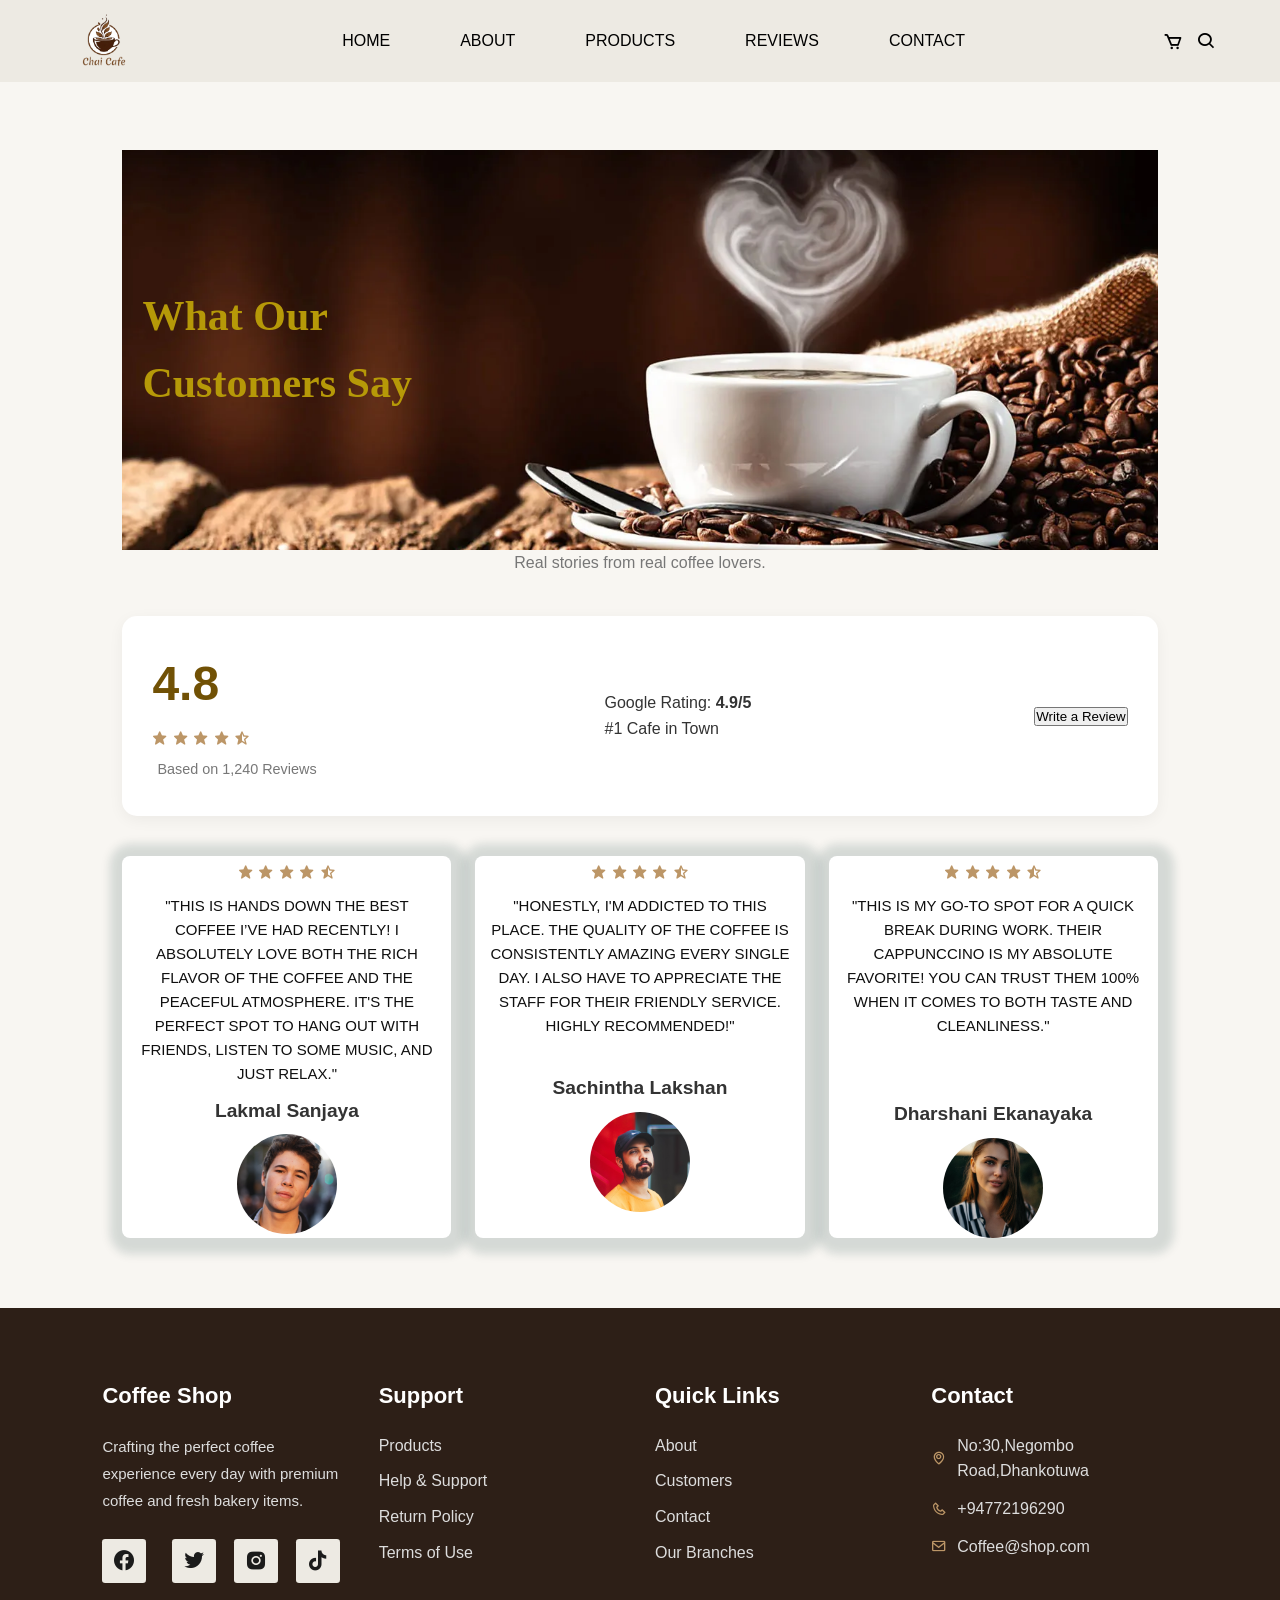
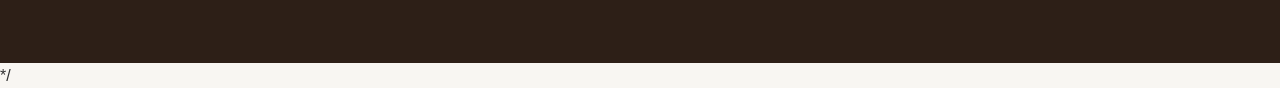
<file: reviews.html>
<!DOCTYPE html>
<html lang="en">
<head>
    <meta charset="UTF-8">
    <meta name="viewport" content="width=device-width, initial-scale=1.0">
    <title>Responsive Chai Coffee Shop Web Site </title>
    <link rel="stylesheet" href="style.css">
    <link rel="stylesheet"
    href="http://unpkg.com/boxicons@latest/css/boxicons.min.css">
</head>
<body>
   <!--Navbar-->
   <header>
     <a href="#" class="logo">
         <img src="img/logo.png" alt="">
     </a>
     <!--Menu Icon-->
     <i class='bx bx-menu' id="menu-icon"></i>
     <!--Links-->
     <ul class="navbar">
         <li><a href="index.html">Home</a></li>
         <li><a href="about.html">About</a></li>
         <li><a href="products.html">Products</a></li>
         <li><a href="reviews.html"class="active">Reviews</a></li>
         <li><a href="contact.html">Contact</a></li>
     </ul>
     <!--Icons-->
     <div class="header-icon">
         <i class='bx bx-cart' ></i>
         <i class='bx bx-search' id="Search-icon" ></i>
     </div>

     <!--search box-->
     <div class="search-box">
         <input type="search" placeholder="Search Here">
     </div>
   </header>

   <!--Reviws-->
   <section class="reviews">
   <div class="reviews-page-container"> 
        <h1 class="page-start">What Our<br> Customers Say</h1>
        <p class="page-subtitle">Real stories from real coffee lovers.</p>

        <div class="rating-overview">
            <div class="stat-box">
                <h2>4.8</h2>
                <div class="stars">
                 <i class='bx bxs-star'></i>
                 <i class='bx bxs-star'></i>
                 <i class='bx bxs-star'></i>
                 <i class='bx bxs-star'></i>
                 <i class='bx bxs-star-half'></i>
                </div>
                <p>Based on 1,240 Reviews</p>
            </div>
            <div class="badge-box">
                <p><box-icon type='logo' name='google'> Google Rating: <strong>4.9/5</strong></box-icon></p>
                <p><box-icon name='trophy'></box-icon> #1 Cafe in Town</p>
            </div>
            <div class="action-box">
                <button class="write-review-btn"><i class="fa-solid fa-pen"></i> Write a Review</button>
            </div>
        </div>
            
            <!-- Customer Review 1 -->
            <div class="customers-container">
            <div class="box">
            <div class="stars">
                <i class='bx bxs-star'></i>
                <i class='bx bxs-star'></i>
                <i class='bx bxs-star'></i>
                <i class='bx bxs-star'></i>
                <i class='bx bxs-star-half' ></i>
            </div>
            <p>"This is hands down the best coffee I’ve had recently! I absolutely love both the 
                rich flavor of the coffee and the peaceful atmosphere. It's the perfect spot to 
                hang out with friends, listen to some music, and just relax."</p>
            <h2>Lakmal Sanjaya </h2>
            <img src="img/rev1.jpg" alt="">    
         </div>
         

           <!-- Customer Review 2 -->
           <div class="box">
           <div class="stars">
                <i class='bx bxs-star'></i>
                <i class='bx bxs-star'></i>
                <i class='bx bxs-star'></i>
                <i class='bx bxs-star'></i>
                <i class='bx bxs-star-half' ></i>
            </div>
            <p>"Honestly, I'm addicted to this place. The quality of the coffee is consistently 
                amazing every single day. I also have to appreciate the staff for their friendly 
                service. Highly recommended!"</p><br>
            <h2>Sachintha Lakshan </h2>
            <img src="img/rev2.jpg" alt="">    
         </div>

        <!-- Customer Review 3 -->
        <div class="box">
          <div class="stars">
                <i class='bx bxs-star'></i>
                <i class='bx bxs-star'></i>
                <i class='bx bxs-star'></i>
                <i class='bx bxs-star'></i>
                <i class='bx bxs-star-half' ></i>
            </div>
            <p>"This is my go-to spot for a quick break during work. Their Cappunccino is my 
                absolute favorite! You can trust them 100% when it comes to both taste and 
                cleanliness."</p><br><br>
            <h2>Dharshani Ekanayaka </h2>
            <img src="img/rev3.jpg" alt="">    
         </div>
         </div>
    </div>
</section>

<!--FOOTER-->
<footer class="footer">
    <div class="footer-box">
        <h3>Coffee Shop</h3>
        <p>Crafting the perfect coffee experience every day with premium coffee and fresh bakery items.</p>
        <div class="social">
            <a href="#"><i class='bx bxl-facebook-circle'></i><a>
            <a href="#"><i class='bx bxl-twitter'></i></a>
            <a href="#"><i class='bx bxl-instagram-alt' ></i></a>
            <a href="#"><i class='bx bxl-tiktok' ></i></a>
          </div>
    </div>
    <div class="footer-box">
        <h3>Support</h3>
        <a href="#">Products</a>
        <a href="#">Help & Support</a>
        <a href="#">Return Policy</a>
        <a href="#">Terms of Use</a>
    </div>
    <div class="footer-box">
        <h3>Quick Links</h3>
        <a href="about.html">About</a>
        <a href="customers.html">Customers</a>
        <a href="contact.html">Contact</a>
        <a href="#">Our Branches</a>
    </div>
    <div class="footer-box">
            <h3>Contact</h3>
            <div class="contact">
                <span><i class='bx bx-map' ></i>No:30,Negombo Road,Dhankotuwa</span>
                <span><i class='bx bx-phone' ></i>+94772196290</span>
                <span><i class='bx bx-envelope' ></i>Coffee@shop.com</span>
            </div>
    </div>  
</footer>
<script src="script.js"></script>*/
</body>
</html>
</file>
<file: style.css>
*{
    font-family: cursive;
    margin: 0;
    padding: 0;
    box-sizing: border-box;
    scroll-padding-top: 4rem;
    scroll-behavior: smooth;
    list-style: none;
    text-decoration: none;
    font-family:'Poppins',sans-serif;

}
:root{
    --main-color:#bc9667;
    --secondery-color:#edeae3;
    --text-color:#1b1b1b;
    --bg-color:#fff;

    --box-shadow: 2px 2px 10px 14px rgb(14 55 54 / 15%); 
}
section{
    padding: 50px 100px;
}
img{
    width: 100%;
}
body{
    color: var(--text-color);
    overflow-x: hidden;
}
header{
    position: fixed;
    width: 100%;
    top: 0;
    right: 0;
    z-index: 1000;
    display: flex;
    justify-content: space-between;
    align-items: center;
    padding: 1px 5%;
    background: var(--secondery-color);
    transition: 0.5s linear;
}
.logo img{
    width: 80px;
}
.navbar{
    display: flex;
    align-items: center;
    gap: 40px;
}
.navbar li{
    display: inline-block;
}
.navbar a{
    color: black;
    font-size: 16px;
    text-transform: uppercase;
    font-weight: 500;
    padding: 8px 15px;
}
.navbar a:hover{
    background-color: var(--main-color);
    border-radius: 0.2rem;
    transition: 0.5s all linear;
}
.header-icon{
    font-size: 20px;
    cursor: pointer;
    z-index: 10000;
    display: flex;
    column-gap: 0.8rem;
}
.header-icon .bx{
    color: black;
}
#menu-icon{
    color: var(--bg-color);
    font-size: 24px;
    z-index: 100001;
    cursor: pointer;
    display: none;
}
.search-box{
    position: absolute;
    top: -100%;
    left: 50%;
    transform: translate(-50%);
    background: var(--bg-color);
    width: 100%;
}
.search-box.active{
    top: 110%;
    box-shadow: var(--box-shadow);
    transition: 0.25s all linear;
}
.search-box input{
    padding: 20px;
    border: none;
    outline: none;
    width: 100%;
    font-size: 1rem;
    color: var(--main-color);
}
.search-box input::placeholder{
    font-size: 20px;
    font-weight: 500;
}
/*home*/
.home{
    width: 100%;
    min-height: 100vh;
    background: url(img/background\ 4.jpg);
    background-repeat: no-repeat;
    background-size: cover;
    background-position: center;
    display: grid;
    grid-template-columns: repeat(auto-fit,minmax(17rem,auto));
    align-items: center;
    gap: 1.5rem;
}
.home-text h1{
    font-size: 3.4rem;
    font-family: Cambria, Cochin, Georgia, Times, 'Times New Roman', serif;
    color: black;
    text-transform: uppercase;
    letter-spacing: 1px;
    margin-top: 100px;
}
.home-text p{
    font-size: 0.95rem;
    font-family: sans-serif;
    font: bold;
    color: rgb(8, 0, 0);
    margin: 0.5rem 0 1.4rem;
}
.btn{
    padding: 10px 40px;
    border-radius: 0.3rem;
    background-color: var(--main-color);
    color: var(--text-color);
    font-weight: 1000;
}
.btn:hover{
    background: #8a6f4b;
}
.timing-container{

    left: 100px;
    max-width: 300px;
    display: flex;
    flex-direction: column;
    gap: 15px;
}
.time-row-1{
    display: flex;
    justify-content: space-between;
    align-items: center;
    background-color: #f1cc9d;
    padding: 3px 10px;
    border-radius: 1px;
    border: 1px solid black;
    font-size: 0.7rem;
}
.time-row-2{
    display: flex;
    justify-content: space-between;
    align-items: center;
    background-color: #ede5da;
    padding: 3px 10px;
    border-radius: 1px;
    border: 1px solid black;
    font-size: 0.7rem;
}
.stat-section{
    background: #f0d3ac;
    padding: 60px 20px;
    text-align: center;
}
.img-group{
    display: flex;
    justify-content: center;
    align-items: center;
    margin-bottom: 30px;
}
.img-group img{
    object-fit: cover;
    box-shadow: var(--box-shadow);
}
.side-img{
    width: 250px;
    height: 180px;
    border-radius: 60px;
    z-index: 1;
    margin: 0px -40px;
}
.mid-img{
    width: 540px;
    height: 250px;
    border-radius: 90px;
    z-index: 90;
}
.stat-dese p{
    max-width: 650px;
    margin: 0 auto;
    font-size: 1rem;
    color: #090909;
    line-height: 1.6;
    border-bottom: 2px solid #f4f0cd;
    padding-bottom: 30px;
}
.counters {
    display: flex; 
    justify-content: space-around; 
    max-width: 900px;
    margin: 30px auto 0 auto;
}
.box h3 { 
    font-size: 2rem; 
    color: #5d3c03; 
    margin: 2px 10px ; 
}
.box p { 
    font-size: 0.8rem; 
    font: bold;
    color: #0f0f0f; 
    text-transform: uppercase; 
    margin: 2px 15px ; 
}

/*about*/
.about{
    display: grid;
    grid-template-columns: repeat(auto-fit,minmax(17rem,auto));
    gap: 3rem; 
    background-color:#eddfcc 
}
.about-img img{
    margin-top: 150px;
    width: 100%;
    height: 440px;
    border-radius: 2rem;  
}
.about-text h1{
    font-size: 1.9rem;
    margin-top: 80px;
    text-transform: uppercase;
    align-items: center;
    font-family:Georgia, 'Times New Roman', Times, serif;
}
.about-text h3{
    font-size: 1.5rem;
}
.about-text p{
    font-size: 0.938rem;
    margin: 0.8rem 0.1rem;
}
.vission-mission{
    margin:50px;
    padding: 60px,20px;
}
.vission-mission-text{
    display: flex;
    justify-content: center; 
    gap: 30px; 
    max-width: 1200px;
    margin: 0 auto;
}
.info-box{
    flex: 1;
    background-color: #e9df92fc;
    color: #0b0b0b;
    padding: 30px 40px;
    border-radius: 15px;
    text-align: center;
    box-shadow: var(--box-shadow);
}
.info-box h1{
    font-size: 1.5rem;
    font-weight: 700;
    text-transform: uppercase;
    font-family: 'Gill Sans', 'Gill Sans MT', Calibri, 'Trebuchet MS', sans-serif;
}
/*products*/
.page-title{
    margin-top: 80px;
    width: 100%;
    min-height: 400px;
    background-image: url('img/menu\ background\ 1.jpg');
    background-size: cover;
    background-position: center;
    background-repeat: no-repeat;
    display: flex;
    flex-direction: column;
    justify-content: center; 
    align-items:center;
    text-align:center;
    padding: 50px 20px
}
.page-title h1{
    gap: 1px;
    transform: scale(105%);
    font-size:42px;
    color:#a1450c;
    margin-bottom:5px;
    font-family:Georgia, 'Times New Roman', Times, serif;
}
.page-title p{
    font-size:15px;
    max-width: 1100px;
    margin: 50px auto;
    padding: 20px;
}
html{
    scroll-padding-top:90px;
}
body{
    background:#f8f6f2;
    color:#333;
    line-height:1.6;
}
img{
    width:100%;
    display:block;
}
section{
    padding:0px 8%
}
.category-tabs{
    padding:30px;
    display:flex;
    justify-content:center;
    flex-wrap:wrap;
    gap:15px;
}
.category-tabs a{
    background:#fff;
    color:#593d2b;
    padding:12px 22px;
    border-radius:30px;
    font-weight:500;
    transition:.3s;
    box-shadow:0 3px 10px rgba(0,0,0,.08);
}
.category-tabs a:hover{
    background:#bc9667;
    color:#fff;
}
.products{
    padding-top:60px;
}
.section-title{
    text-align:center;
    font-size:32px;
    margin-bottom:40px;
    color:#593d2b;
}
.product-container{
    display:grid;
    grid-template-columns:repeat(3, minmax(0, 1fr));
    gap:30px;
}
.box{
    background:#fff;
    border-radius:15px;
    overflow:hidden;
    box-shadow:0 8px 20px rgba(0,0,0,.08);
    transition:.35s;
}
.box:hover{
    transform:translateY(-8px);
}
.box img{
    width:100%;
    height:280px;
    object-fit:cover;
}
.box h3{
    font-size:22px;
    color:#593d2b;
}
.content{
    display:flex;
    justify-content:space-around;
    align-items:center;
    border-top:1px solid #eee;
    padding:5px;
}
.content span{
    background-color:#bc9667;
    color: black;
    padding: 2px 18px;
    border-radius: 6px;
}
.content a{
    background:#bc9667;
    color:#fff;
    padding:9px 18px;
    border-radius:6px;
    transition:.3s;
}
.content a:hover{
    background:#593d2b;
}
.product-container .box .content a{
    border: 2px solid var(--main-color);
    padding: 0 1rem;
    color: var(--text-color);
    border-radius: 4px;
    text-transform: uppercase;
}
.product-container .box .content a:hover{
    background-color: var(--main-color);
    color: var(--bg-color);
    transition: 1s all linear;
}


@media (max-width: 768px){
    .product-container{
        grid-template-columns: 1fr !important;
    }
}

/*customers*/
.reviews-page-container {
    max-width: 1100px;
    margin: 50px auto;
    padding: 20px;
}
.page-start {
    margin-top: 80px;
    width: 100%;
    min-height: 400px;
    background-image: url('img/cou.webp');
    background-size: cover;
    background-position: center;
    background-repeat: no-repeat;
    display: flex;
    flex-direction: column;
    justify-content: center;
    align-items: flex-start;
    text-align:left;
    padding:50px 20px;
    font-size: 42px;
    color: #b69908; 
    font-family:Georgia, 'Times New Roman', Times, serif;
}
.page-subtitle {
    text-align: center;
    color: #777;
    margin-bottom: 40px;
}
.rating-overview {
    display: flex;
    background: #ffffff;
    border-radius: 15px;
    padding: 30px;
    box-shadow: 0 4px 15px rgba(0,0,0,0.05);
    align-items: center;
    justify-content: space-between;
    margin-bottom: 40px;
    flex-wrap: wrap;
    gap: 20px;
}
.stat-box h2 {
    font-size: 3rem;
    margin: 0;
    color: #715105; 
}
.stars, .card-stars {
    color: #f39c12; 
    margin: 5px 0;
}

.stat-box p {
    margin: 5px ;
    color: #777;
    font-size: 0.9rem;
}

.customers-container{
    display: grid;
    grid-template-columns: repeat(auto-fit,minmax(280px,auto));
    gap: 1.5rem;
    margin-top: 2rem;
}
.customers-container .box{
    display: flex;
    flex-direction: column;
    align-items: center; 
    text-align: center;
    
    box-shadow: var(--box-shadow);
    border-radius: 0.5rem;
    text-align: center;
}
.customers-container .box p{
    font-size: 0.938rem;
}
.customers-container .box h2{
    font-size: 1.2rem;
    font-style: 600;
    margin: 0.5rem 0.5rem;
}
.customers-container .box img{
    width: 100px;
    height: 100px;
    border-radius: 50%;
    object-fit: cover;
    align-items: center;
    justify-content: center; 

}
.customers-container .box:hover{
    background-color: var(--secondery-color);
    transform: scale(105%);
}
.stars .bx{
    color: var(--main-color);
}

/*contact*/
.contact-path{
    margin-top: 60px;
    width: 100%;
    min-height: 65vh;
    background:linear-gradient(rgba(0, 0, 0, 0.5), rgba(0, 0, 0, 0.5)), url(img/staff.png);
    background-repeat: no-repeat;
    background-size: cover;
    background-position: center;
    display: flex;
    justify-content: center;
    align-items: flex-end;
    padding-bottom: 20px;
    text-align: center;
}
.contact-banner h1{
    color: #ffba3a; 
    font-size: 3rem;
    font-weight: bold;
    margin-bottom: 5px;
    padding-bottom: 10px;

    border-bottom: 3px solid #ffba3a;
    display: inline-block;
}
.contact-banner p{
    color: #ffff;
    font-size: 1.3rem;
    margin-top: 20px;

}
.contact-section {
    background-color:#faf0c8;
    padding: 60px 20px;
    font-family: Arial, sans-serif;
}
.contact-container {
    display: flex;
    max-width: 1100px;
    margin: 0 auto;
    gap: 50px; 
}
.contact-info {
    flex: 1; 
}
.info-group {
    margin-bottom: 30px;
}
.info-group h3 {
    color: #683403;
    font-size: 1.2rem;
    margin-bottom: 10px;
}
.info-group p {
    color:black;
    line-height: 1.6;
    font-size: 0.95rem;
    margin-bottom: 8px;
}
.info-group p i {
    color: #875b04;
    margin-right: 10px;
    width: 15px;
}
.social-icons {
    display: flex;
    gap: 15px;
    margin-top: 10px;
}

.social-icons a {
    color: #916204;
    font-size: 1.6rem;
    text-decoration: none;
    transition: 0.3s;
}

.social-icons a:hover {
    color: #d09d38;
}
.contact-form-wrapper {
    flex: 1.5; 
}
.contact-form-wrapper h2 {
    font-size: 1.5rem;
    color: #333333;
    line-height: 1.4;
    margin-bottom: 10px;
    font-weight: normal;
}
.form-subtext {
    color: #666666;
    font-size: 0.95rem;
    margin-bottom: 30px;
}
.input-group {
    margin-bottom: 20px;
}
.input-group label {
    display: block;
    margin-bottom: 8px;
    color: #333333;
    font-weight: bold;
    font-size: 0.95rem;
}
.input-group input, 
.input-group textarea {
    width: 100%;
    padding: 12px;
    border: 1px solid #cccccc;
    border-radius: 4px;
    font-size: 0.95rem;
    color: #333333;
    outline: none;
    box-sizing: border-box;
}
.input-group input:focus, 
.input-group textarea:focus {
    border-color: #e85a29;
}
.submit-btn {
    background-color: #4a0505;
    color: #ffffff;
    border: none;
    padding: 12px 0;
    width: 100%;
    font-size: 1rem;
    font-weight: bold;
    cursor: pointer;
    border-radius: 4px;
    transition: 0.3s;
}

.submit-btn:hover {
    background-color: #300202;
}

.footer{
    display: grid;
    grid-template-columns: repeat(auto-fit,minmax(240px,auto));
    gap: 1.5rem;
}
.footer-box h3{
    font-size: 1.2rem;
    font-weight: 600;
    margin-bottom: 10px;
}
.footer-box p{
    font-size: 0.938rem;
    margin-bottom: 10px
}
.social{
    display: flex;
    align-items: center;
    column-gap: 0.5rem;
}
.social a .bx{
    font-size: 24px;
    color: var(--text-color);
    padding: 10px;
    background: var(--secondery-color);
    border-radius: 0.2rem;
}
.social a .bx:hover{
    background: var(--main-color);
    color: var(--bg-color);
}
.footer{
    background:#2d1f17;
    color:#fff;
    display:grid;
    grid-template-columns:repeat(auto-fit,minmax(220px,1fr));
    gap:30px;
    padding:70px 8%;
}

.footer-box h3{
    font-size:22px;
    margin-bottom:20px;
    color:#fff;
}

.footer-box p{
    color:#ddd;
    line-height:1.8;
    margin-bottom:15px;
}

.footer-box a{
    display:block;
    color:#ddd;
    margin:10px 0;
    transition:.3s;
}

.footer-box a:hover{
    color:#bc9667;
    padding-left:6px;
}

.footer-box i{
    margin-right:10px;
    color:#bc9667;
}
.contact span {
    display: flex; 
    align-items: center;
    margin-bottom: 12px; 
    color: #ddd;
}
@keyframes hero {
    0%,100%{
        transform: translateY(0);
    }
    50%{
        transform: translateY(100px);
    }
}
.home-img img{
    animation-name: hero;
    animation-duration: 5s;
    animation-iteration-count: infinite;
    animation-timing-function: linear;
}

/* MOBILE RESPONSIVE STYLES (Screen width 768px or less)*/
@media (max-width: 768px) {
    
    header {
        padding: 15px 5%; 
        position: relative;
    }
    #menu-icon{
        display:block;
        font-size:28px;
        color:#1b1b1b;
        cursor:pointer;
    }
    .navbar {
        position: absolute;
        top: 100%;
        left: 0;
        width: 100%;
        background-color: #2d1f17; 
        display: none; 
        flex-direction: column;
        padding: 20px;
        box-shadow: 0 5px 10px rgba(0,0,0,0.2);
        gap: 10px;
    } 
    .navbar.active {
        display: flex;
    }
    .navbar li{
        display: block;
        width: 100%;
        text-align: center;
    }
    .navbar a {
        display: block;
        margin: 10px 0;
        text-align: center;
        font-size: 1.1rem;
        color: #ffffff;
        width: 100%;
    }
    .navbar a:hover{
        background-color: var(--main-color);
        color: #1b1b1b;
    }
    .home {
        display: flex;
        flex-direction: column;
        text-align: center;
        padding: 100px 5% 50px 5%;
        min-height:60vh;
        height: auto;
    }

    .home-text h1 {
        font-size: 2.5rem; 
        line-height: 1.2;
    }

    .home-text p {
        font-size: 1rem;
    }
    .mid-img{
        width:250px;
        height:auto;
        margin:0;
        border-radius: 30px;
    }
    .side-img{
        width:150px;
        height:auto;
        margin:0;
        border-radius: 30px;
        margin: 0px -10px;
    }
    .product-container, 
    .about-container, 
    .items-grid,
    .customers-container {
        grid-template-columns: 1fr !important; 
        gap: 20px;
        padding: 20px 5%;
    }
    .about {
        flex-direction: column; 
        text-align: center;
        gap: 30px;
    }
    .page-title,
    .contact-path{
        min-height: 250px;
        background-position: center;
        background-size: cover;
        padding: 30px 20px;
    }
    .contact-container {
        flex-direction: column;
        text-align:left;
        gap: 30px;
    }
    .page-start{
        min-height: 250px;
        background-position:center;
        font-size: 28px;
        line-height:1.2;
        align-items: flex-start;
        text-align: left;
        padding: 30px 20px;
    }
    .footer {
        grid-template-columns: 1fr !important; 
        text-align:left;
        padding: 40px 5%;
    }
    .footer-box {
        margin-bottom: 25px;
    }
    .contact p, .contact span {
        justify-content: left;
    }
}
</file>
